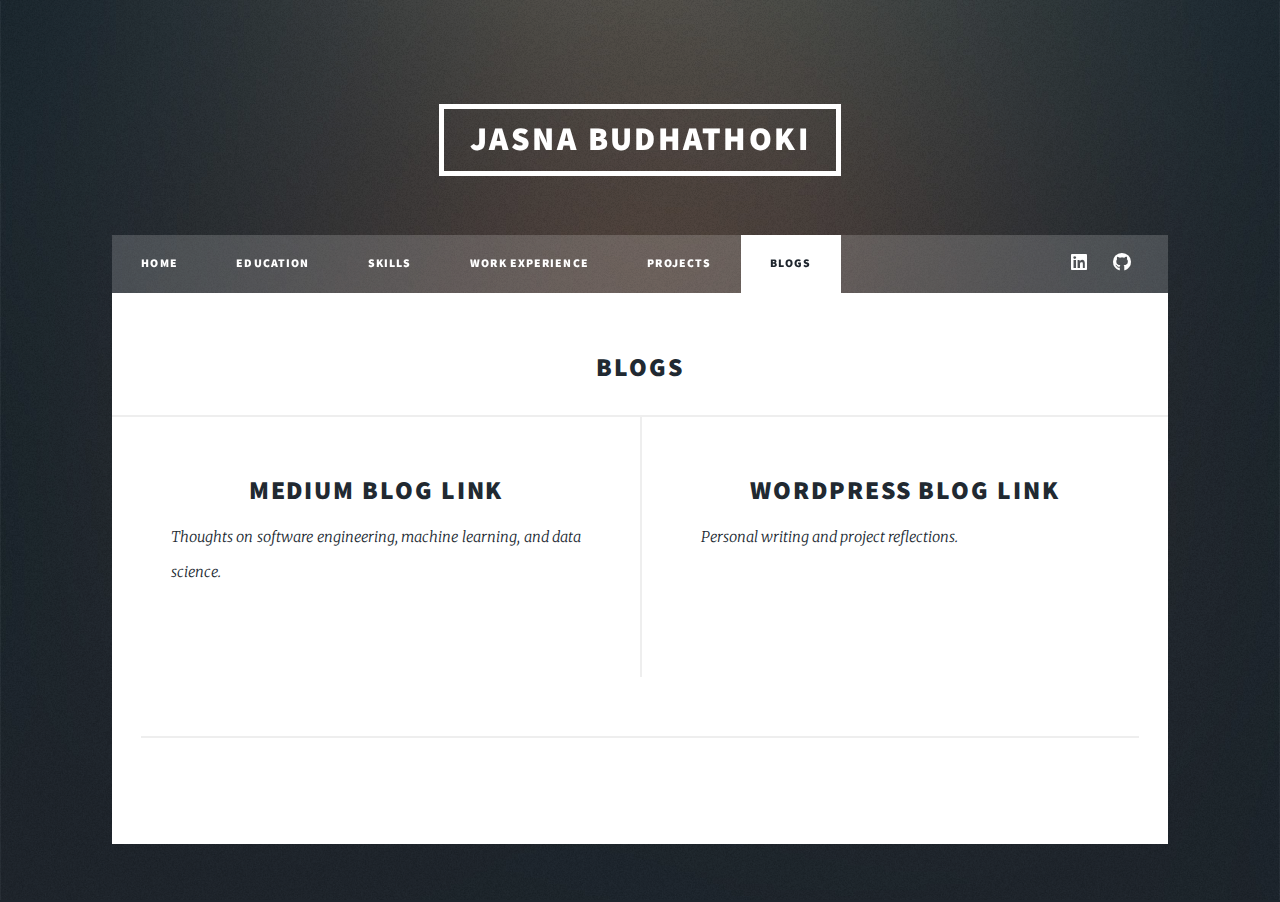
<file: blogs.html>
<!DOCTYPE HTML>
<!--
	Massively by HTML5 UP
	html5up.net | @ajlkn
	Free for personal and commercial use under the CCA 3.0 license (html5up.net/license)
-->
<html>

<head>
	<title>Blogs | Jasna Budhathoki</title>
	<meta charset="utf-8" />
	<meta name="viewport" content="width=device-width, initial-scale=1, user-scalable=no" />
	<link rel="stylesheet" href="assets/css/main.css" />
	<link rel="stylesheet" href="assets/css/custom.css" />
	<noscript>
		<link rel="stylesheet" href="assets/css/noscript.css" />
	</noscript>
</head>

<body class="is-preload">

	<!-- Wrapper -->
	<div id="wrapper" class="fade-in">

		<!-- Header -->
		<header id="header">
			<a href="index.html" class="logo">Jasna Budhathoki</a>
		</header>

		<!-- Nav -->
		<nav id="nav">
			<ul class="links">
				<li><a href="index.html">Home</a></li>
				<li><a href="index.html#education">Education</a></li>
				<li><a href="index.html#skills">Skills</a></li>
				<li><a href="work-experience.html">Work Experience</a></li>
				<li><a href="projects.html">Projects</a></li>
				<li class="active"><a href="blogs.html">Blogs</a></li>
			</ul>
			<ul class="icons">
				<li><a href="https://www.linkedin.com/in/jasna-budhathoki/" class="icon brands alt fa-linkedin"><span
							class="label">linkedin</span></a></li>
				<li><a href="https://github.com/Jasna-Budhathoki" class="icon brands alt fa-github"><span
							class="label">GitHub</span></a></li>
			</ul>
		</nav>

		<!-- Main -->
		<div id="main">
			<header class="major">
				<h2>Blogs</h2>
			</header>

			<section class="posts">
				<article class="post">
					<header>
						<h2><a href="https://medium.com/@jasna.budhathoki" target="_blank" rel="noopener">Medium Blog Link</a></h2>
						<p>Thoughts on software engineering, machine learning, and data science.</p>
					</header>
				</article>
				<article class="post">
					<header>
						<h2><a href="https://jasnabudhathoki.wordpress.com/" target="_blank" rel="noopener">WordPress Blog Link</a></h2>
						<p>Personal writing and project reflections.</p>
					</header>
				</article>
			</section>

			<!-- Footer -->

			<!-- Copyright -->
			<div id="copyright">
				<ul>
					<li>&copy; Untitled</li>
					<li>Design: <a href="https://html5up.net">HTML5 UP</a></li>
				</ul>
			</div>

		</div>

		<!-- Scripts -->
		<script src="assets/js/jquery.min.js"></script>
		<script src="assets/js/jquery.scrollex.min.js"></script>
		<script src="assets/js/jquery.scrolly.min.js"></script>
		<script src="assets/js/browser.min.js"></script>
		<script src="assets/js/breakpoints.min.js"></script>
		<script src="assets/js/util.js"></script>
		<script src="assets/js/main.js"></script>

</body>

</html>
</file>
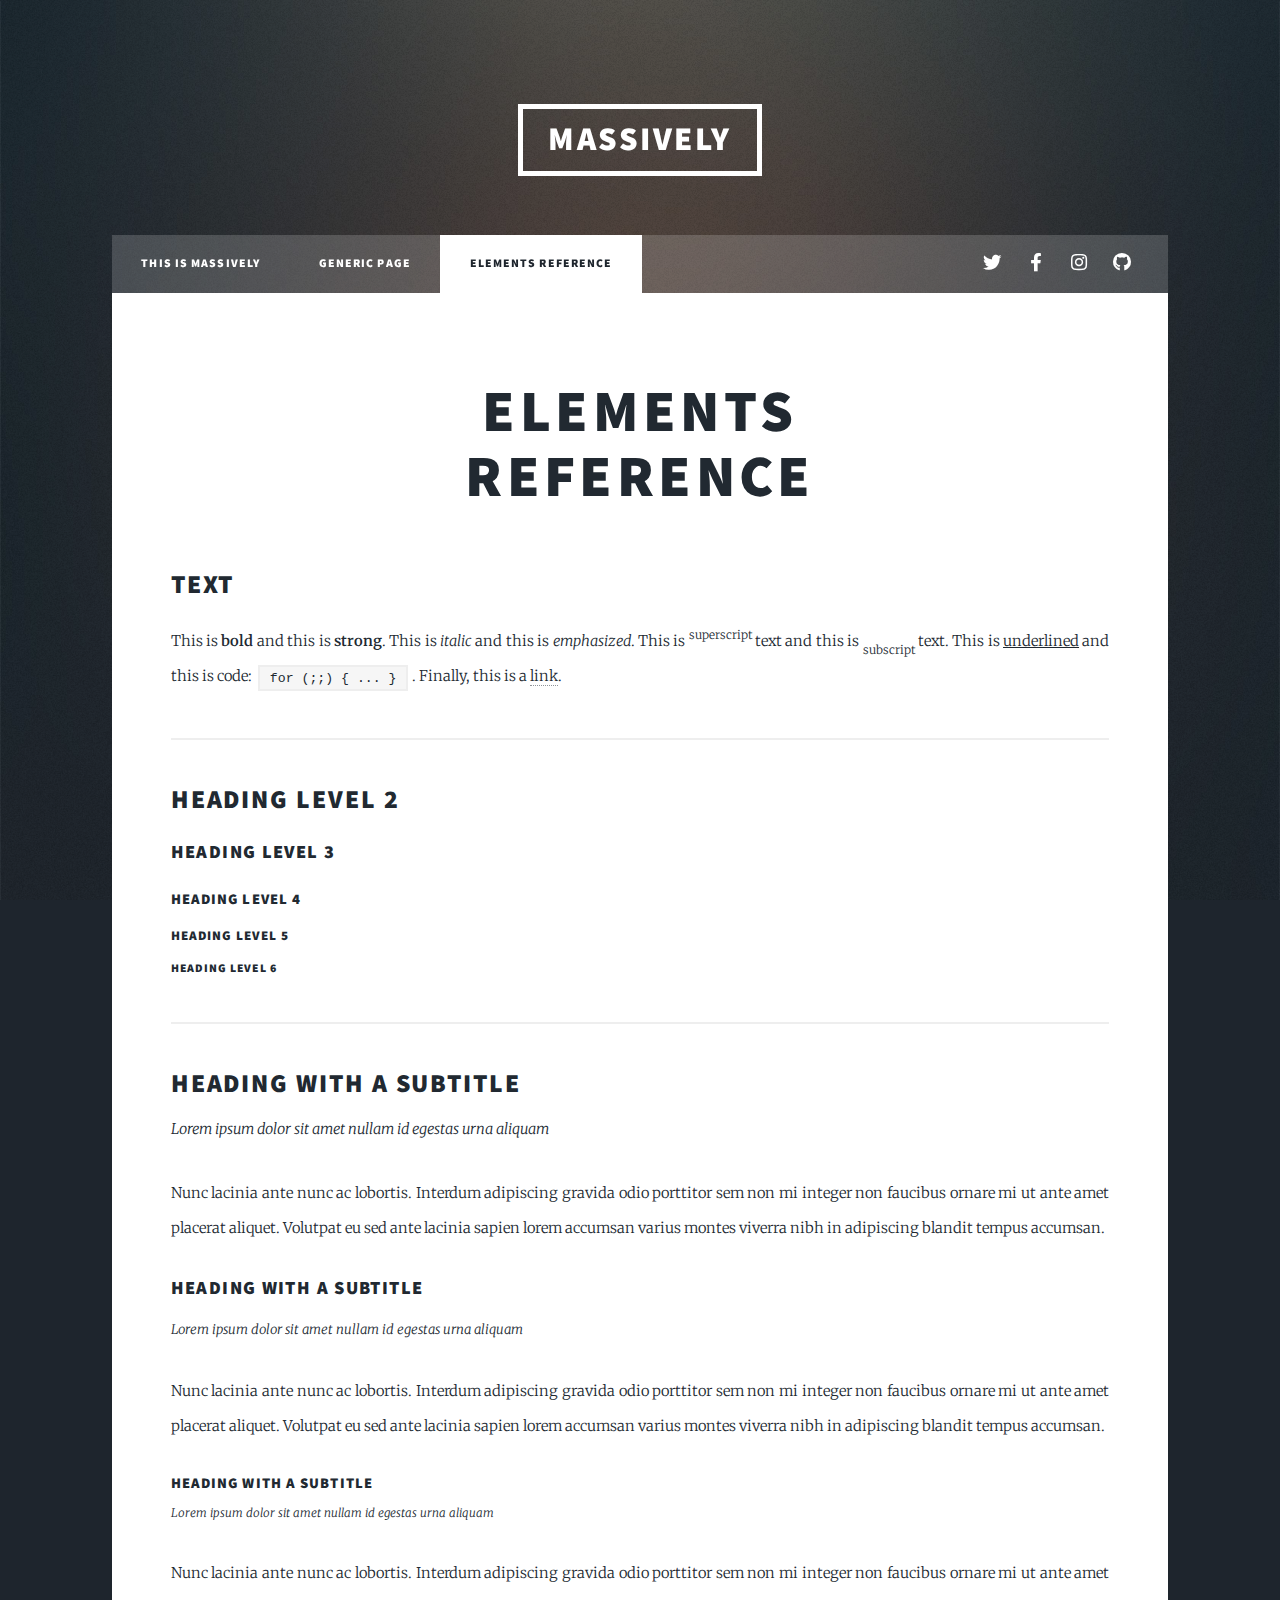
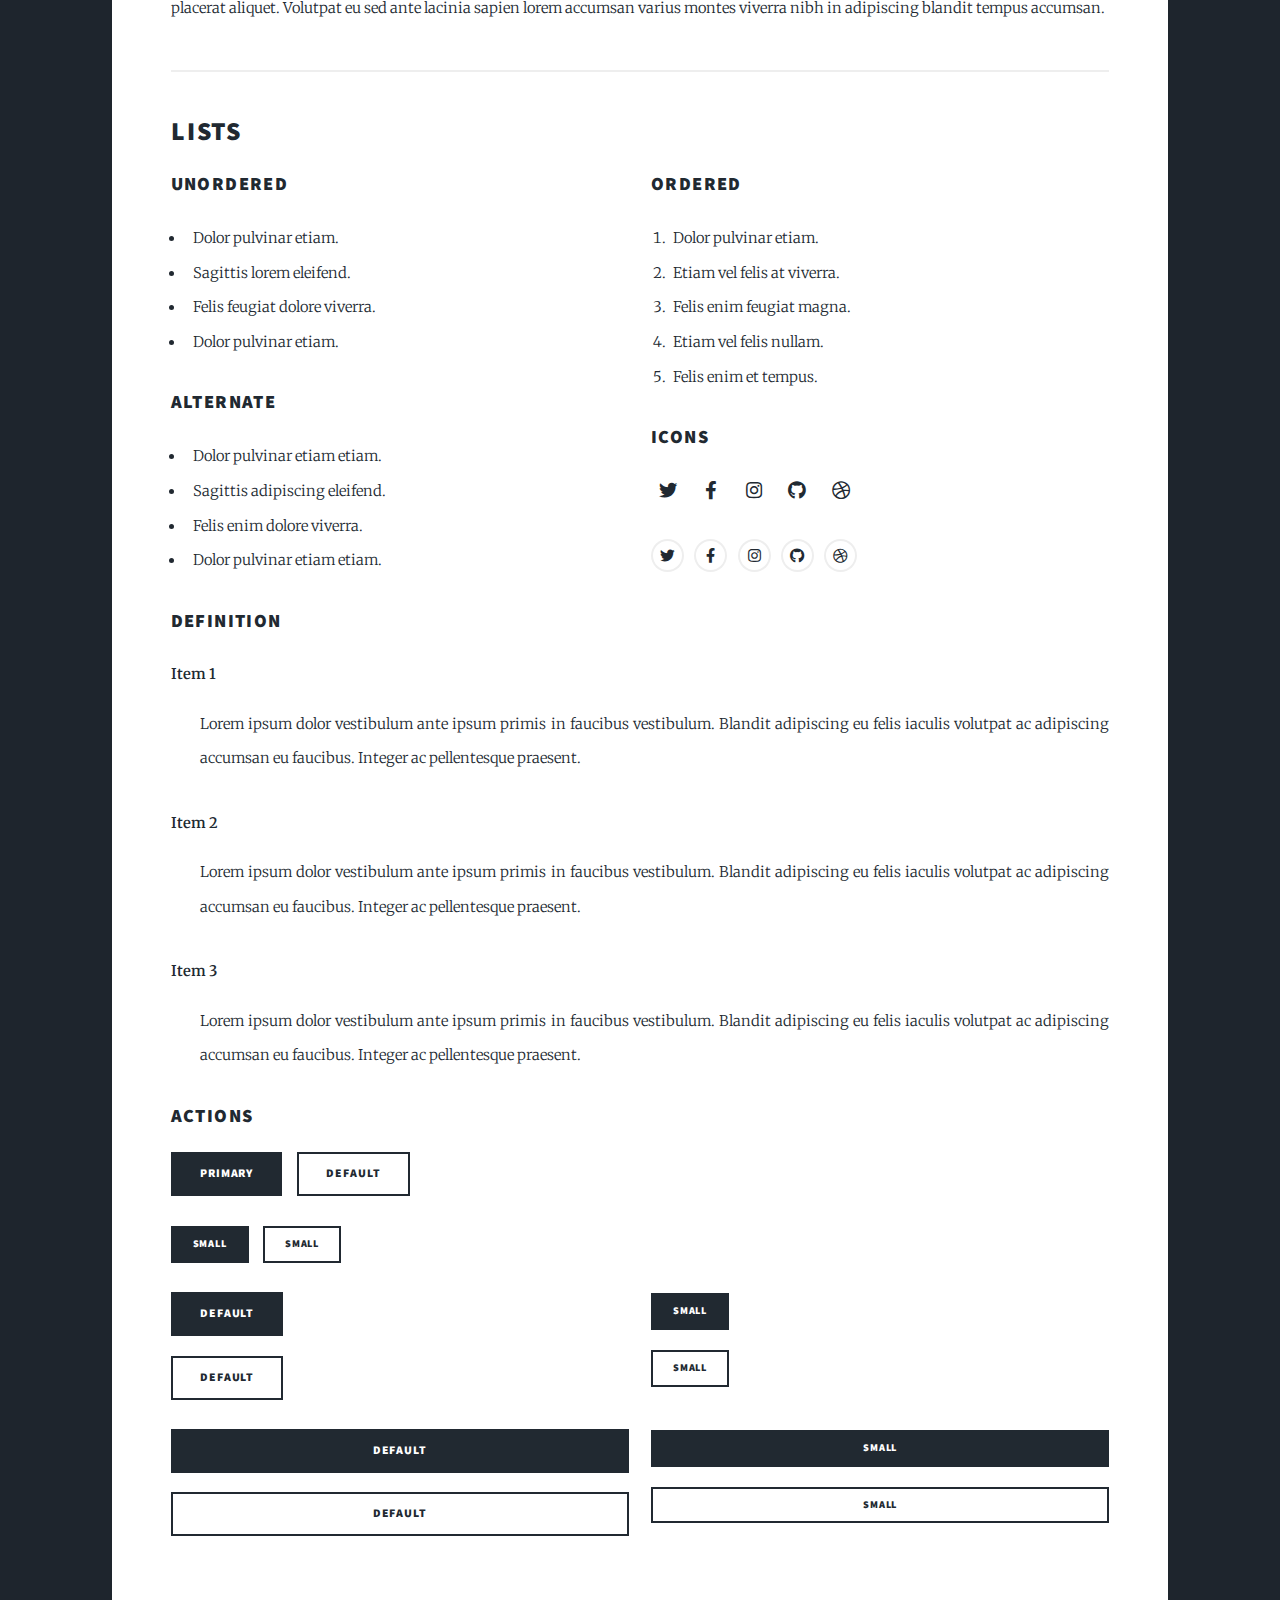
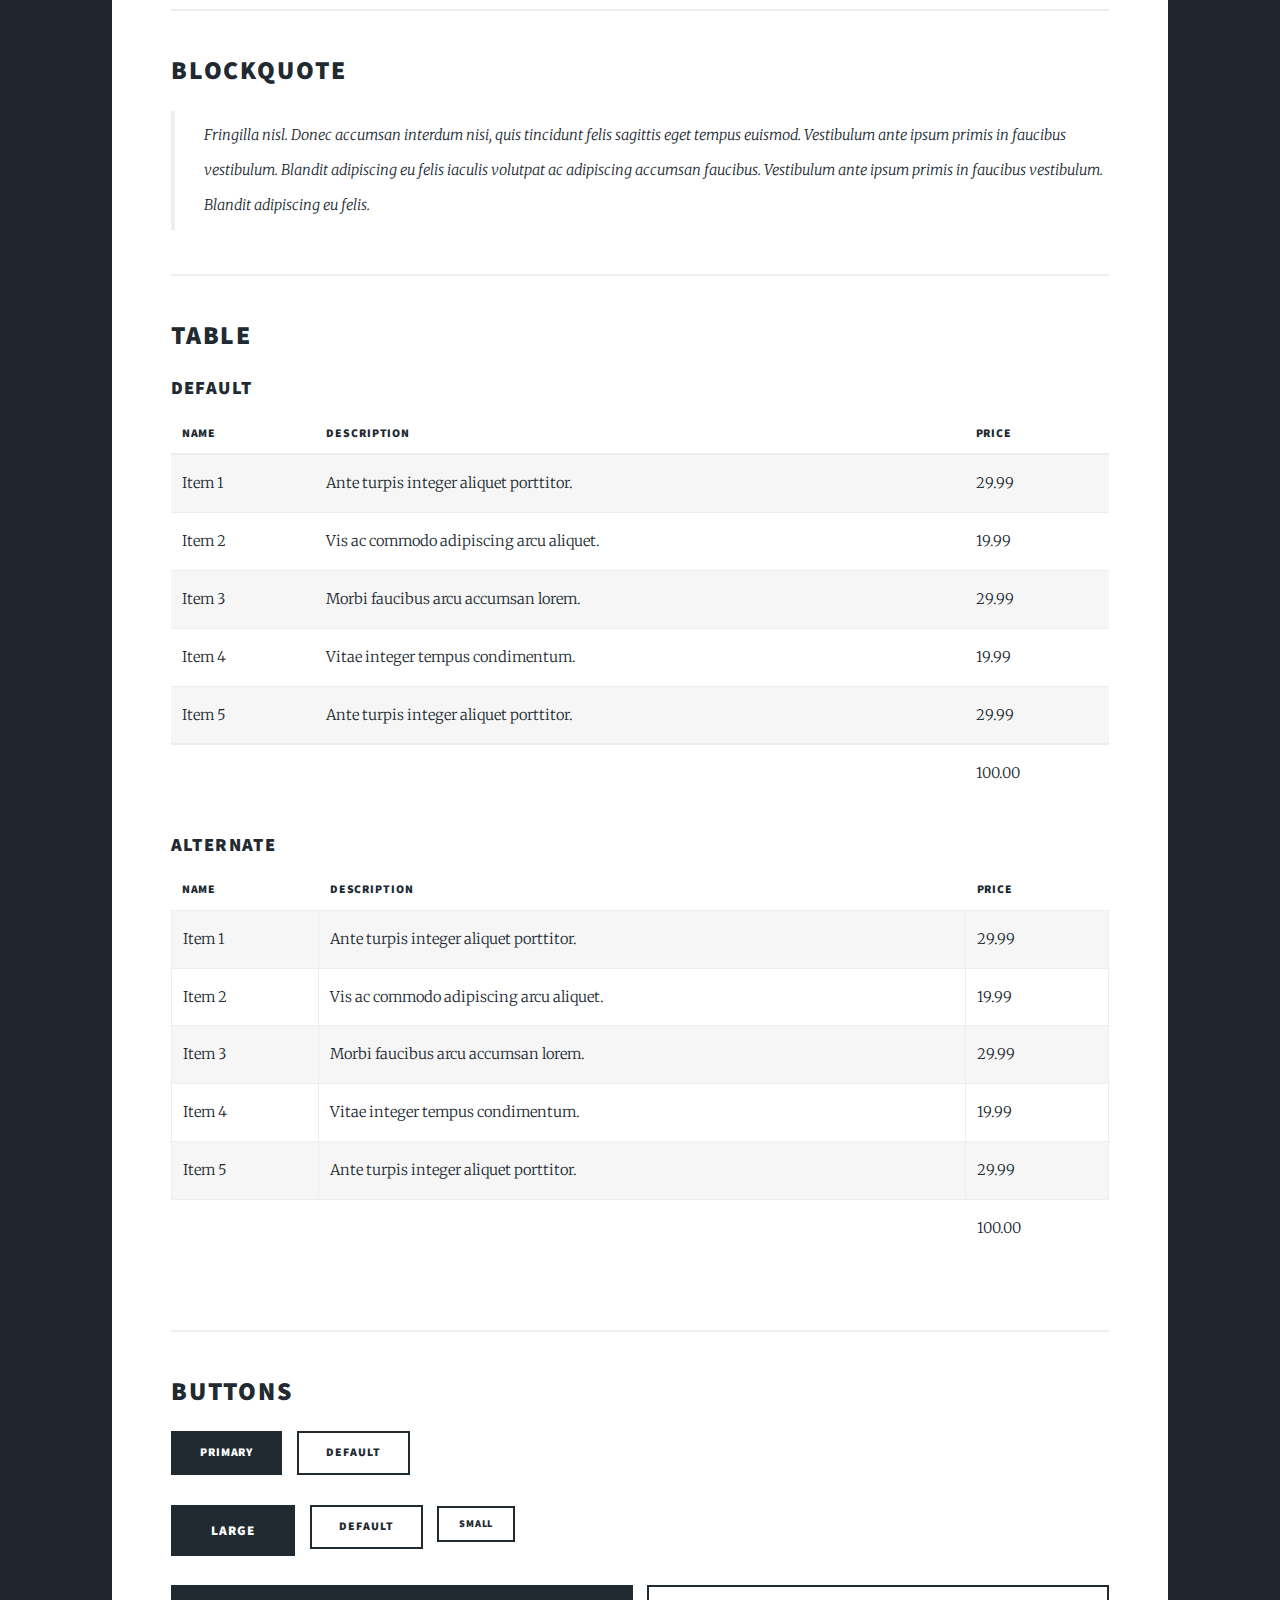
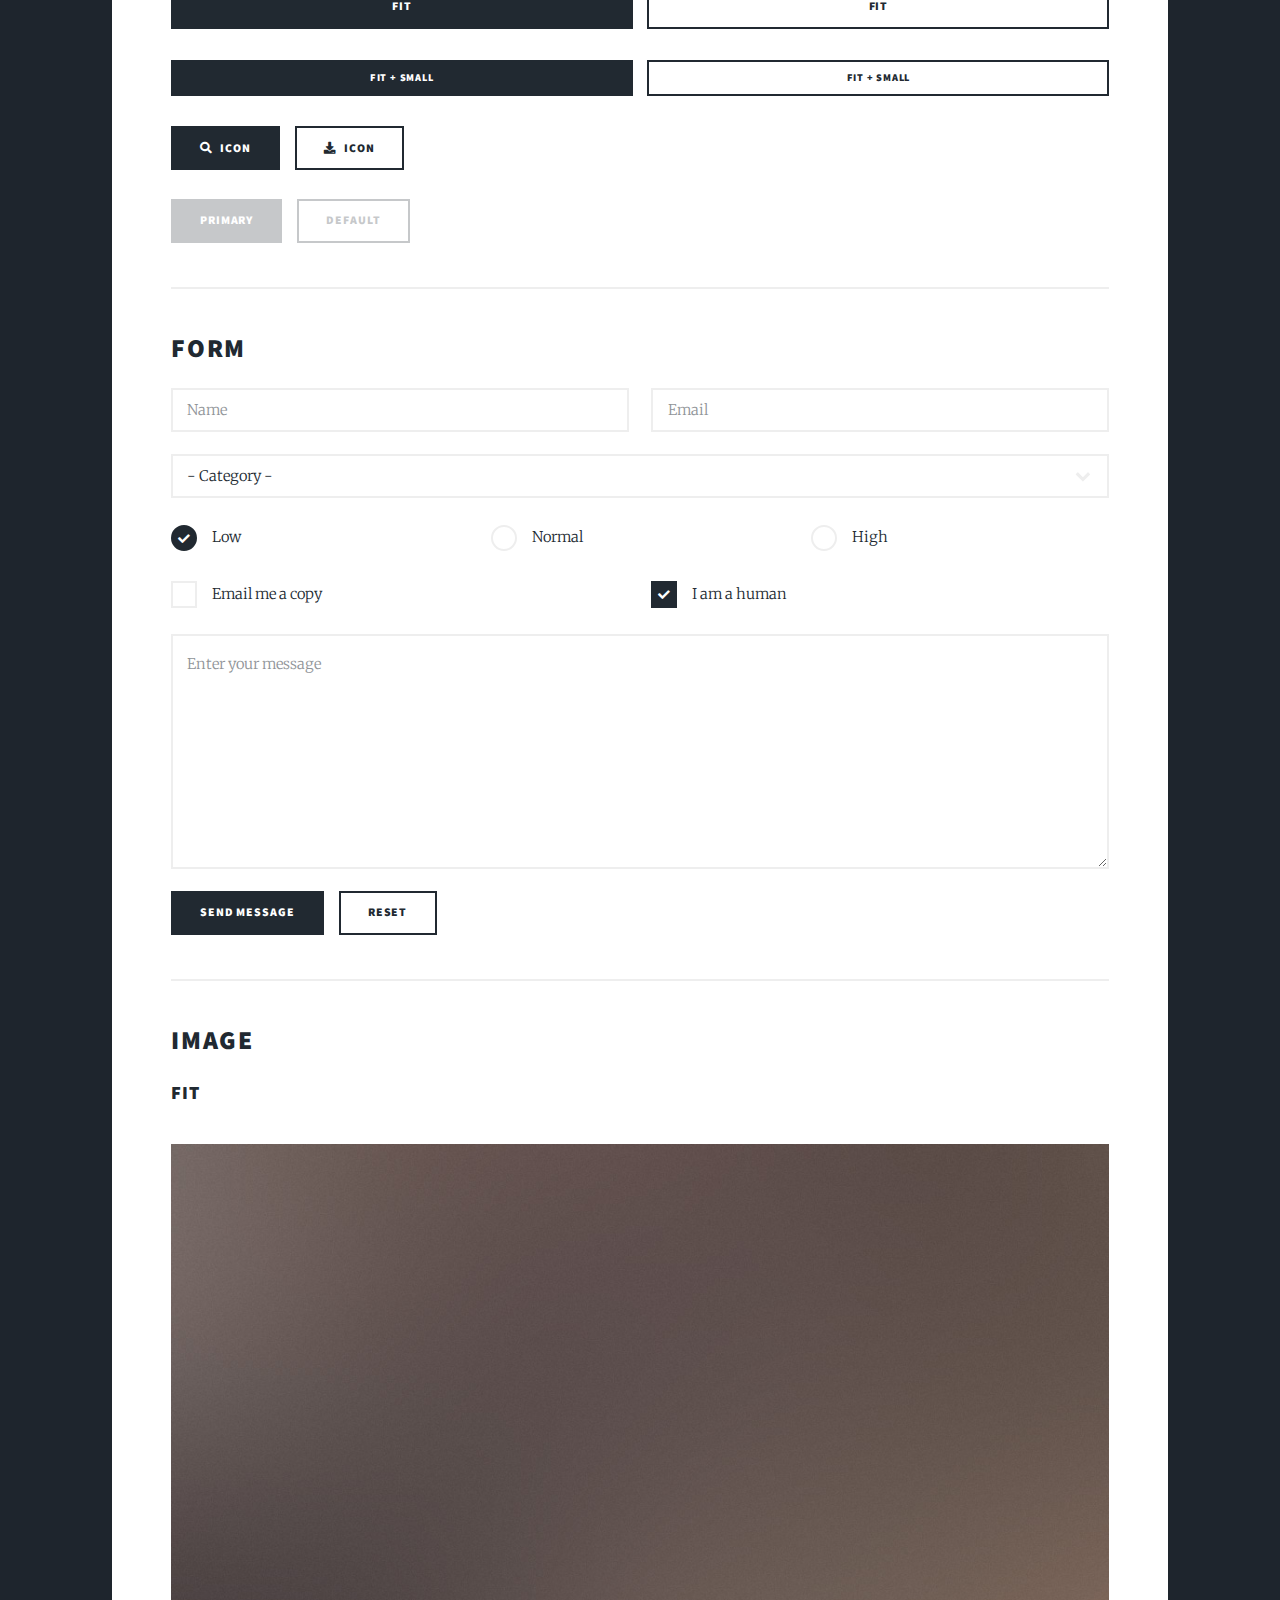
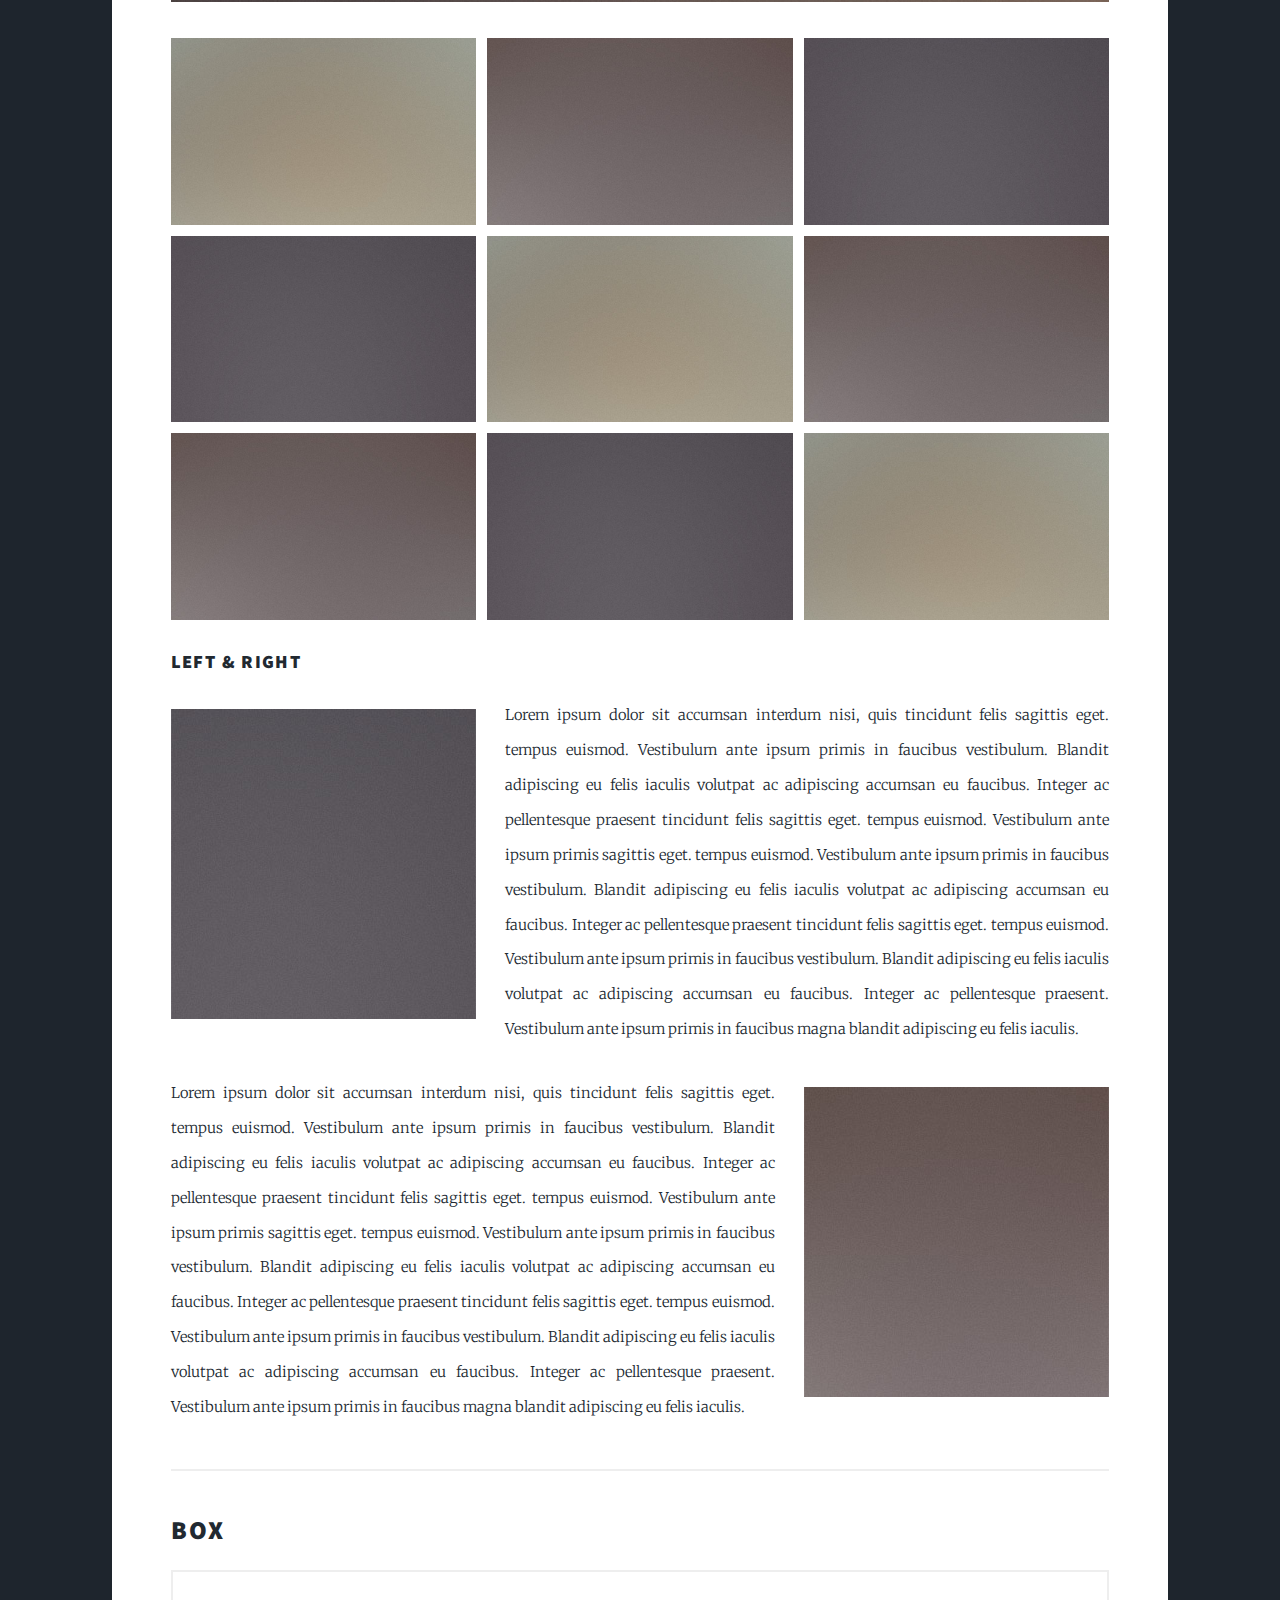
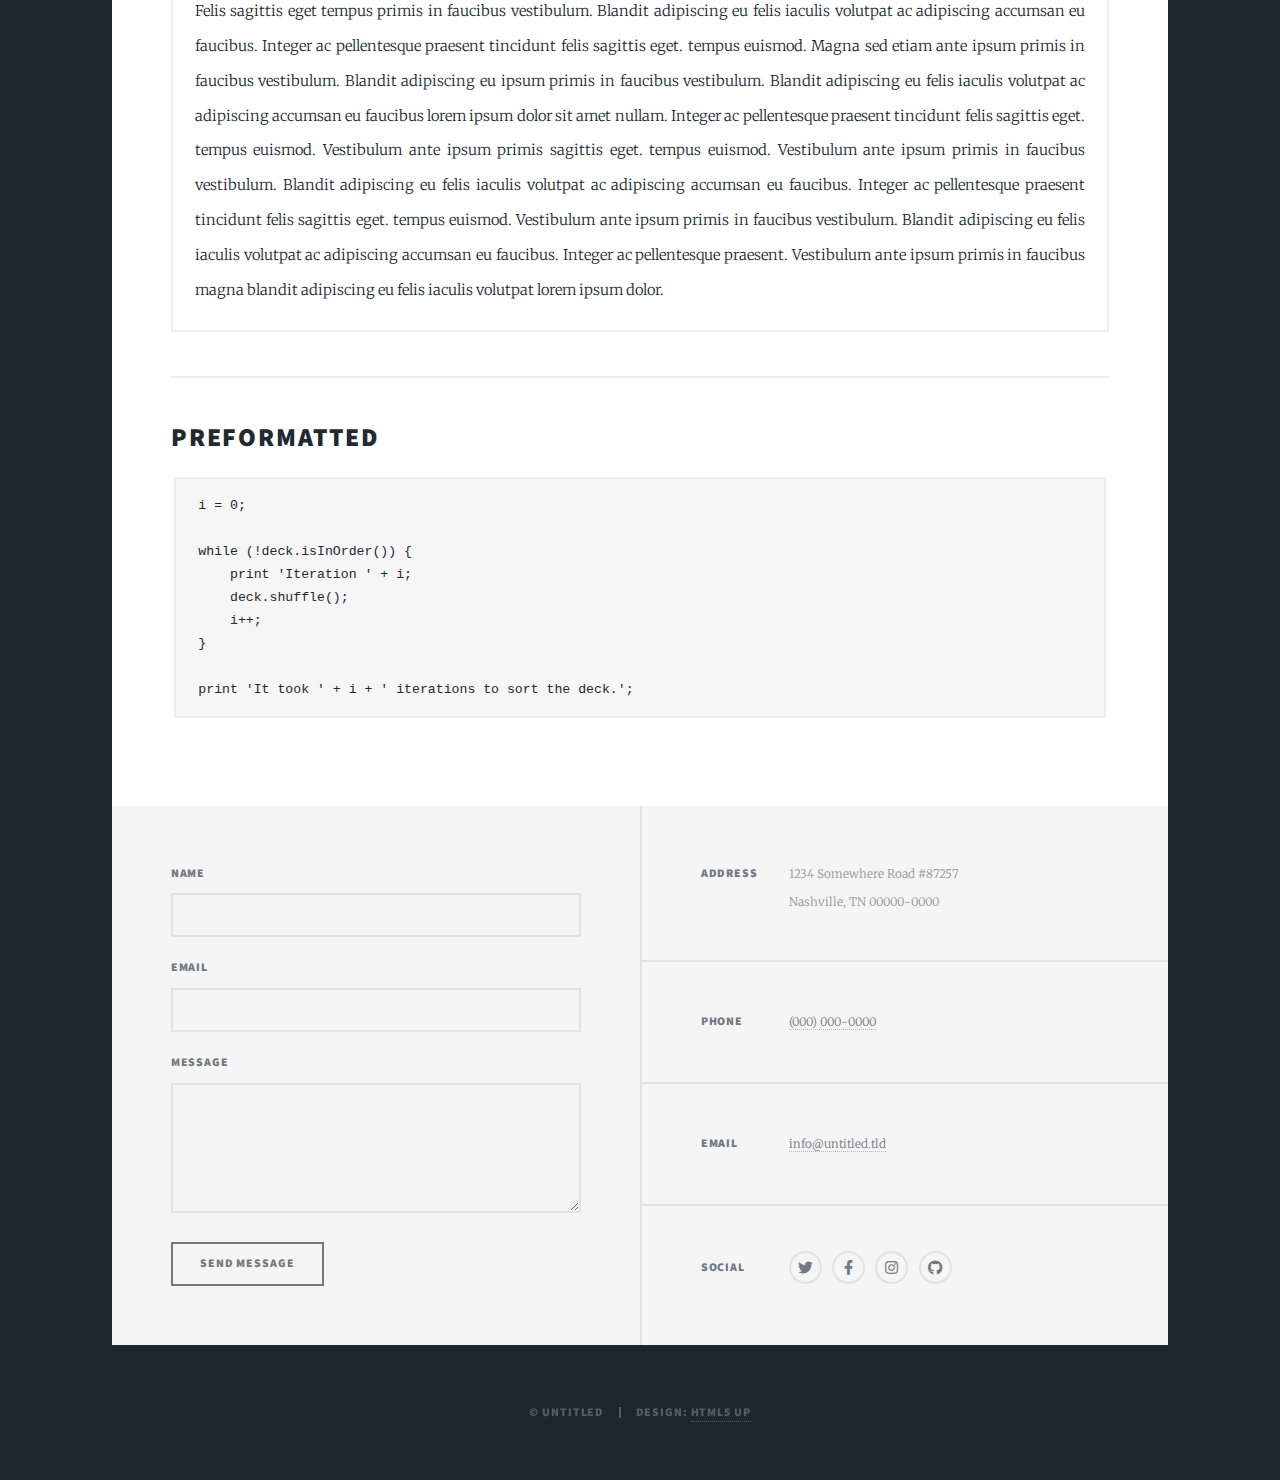
<file: elements.html>
<!DOCTYPE HTML>
<!--
	Massively by HTML5 UP
	html5up.net | @ajlkn
	Free for personal and commercial use under the CCA 3.0 license (html5up.net/license)
-->
<html>
	<head>
		<title>Elements Reference - Massively by HTML5 UP</title>
		<meta charset="utf-8" />
		<meta name="viewport" content="width=device-width, initial-scale=1, user-scalable=no" />
		<link rel="stylesheet" href="assets/css/main.css" />
		<noscript><link rel="stylesheet" href="assets/css/noscript.css" /></noscript>
	</head>
	<body class="is-preload">

		<!-- Wrapper -->
			<div id="wrapper">

				<!-- Header -->
					<header id="header">
						<a href="index.html" class="logo">Massively</a>
					</header>

				<!-- Nav -->
					<nav id="nav">
						<ul class="links">
							<li><a href="index.html">This is Massively</a></li>
							<li><a href="generic.html">Generic Page</a></li>
							<li class="active"><a href="elements.html">Elements Reference</a></li>
						</ul>
						<ul class="icons">
							<li><a href="#" class="icon brands fa-twitter"><span class="label">Twitter</span></a></li>
							<li><a href="#" class="icon brands fa-facebook-f"><span class="label">Facebook</span></a></li>
							<li><a href="#" class="icon brands fa-instagram"><span class="label">Instagram</span></a></li>
							<li><a href="#" class="icon brands fa-github"><span class="label">GitHub</span></a></li>
						</ul>
					</nav>

				<!-- Main -->
					<div id="main">

						<!-- Post -->
							<section class="post">
								<header class="major">
									<h1>Elements<br />
									Reference</h1>
								</header>

								<!-- Text stuff -->
									<h2>Text</h2>
									<p>This is <b>bold</b> and this is <strong>strong</strong>. This is <i>italic</i> and this is <em>emphasized</em>.
									This is <sup>superscript</sup> text and this is <sub>subscript</sub> text.
									This is <u>underlined</u> and this is code: <code>for (;;) { ... }</code>.
									Finally, this is a <a href="#">link</a>.</p>
									<hr />
									<h2>Heading Level 2</h2>
									<h3>Heading Level 3</h3>
									<h4>Heading Level 4</h4>
									<h5>Heading Level 5</h5>
									<h6>Heading Level 6</h6>
									<hr />
									<header>
										<h2>Heading with a Subtitle</h2>
										<p>Lorem ipsum dolor sit amet nullam id egestas urna aliquam</p>
									</header>
									<p>Nunc lacinia ante nunc ac lobortis. Interdum adipiscing gravida odio porttitor sem non mi integer non faucibus ornare mi ut ante amet placerat aliquet. Volutpat eu sed ante lacinia sapien lorem accumsan varius montes viverra nibh in adipiscing blandit tempus accumsan.</p>
									<header>
										<h3>Heading with a Subtitle</h3>
										<p>Lorem ipsum dolor sit amet nullam id egestas urna aliquam</p>
									</header>
									<p>Nunc lacinia ante nunc ac lobortis. Interdum adipiscing gravida odio porttitor sem non mi integer non faucibus ornare mi ut ante amet placerat aliquet. Volutpat eu sed ante lacinia sapien lorem accumsan varius montes viverra nibh in adipiscing blandit tempus accumsan.</p>
									<header>
										<h4>Heading with a Subtitle</h4>
										<p>Lorem ipsum dolor sit amet nullam id egestas urna aliquam</p>
									</header>
									<p>Nunc lacinia ante nunc ac lobortis. Interdum adipiscing gravida odio porttitor sem non mi integer non faucibus ornare mi ut ante amet placerat aliquet. Volutpat eu sed ante lacinia sapien lorem accumsan varius montes viverra nibh in adipiscing blandit tempus accumsan.</p>

									<hr />

								<!-- Lists -->
									<h2>Lists</h2>
									<div class="row">
										<div class="col-6 col-12-small">

											<h3>Unordered</h3>
											<ul>
												<li>Dolor pulvinar etiam.</li>
												<li>Sagittis lorem eleifend.</li>
												<li>Felis feugiat dolore viverra.</li>
												<li>Dolor pulvinar etiam.</li>
											</ul>

											<h3>Alternate</h3>
											<ul class="alt">
												<li>Dolor pulvinar etiam etiam.</li>
												<li>Sagittis adipiscing eleifend.</li>
												<li>Felis enim dolore viverra.</li>
												<li>Dolor pulvinar etiam etiam.</li>
											</ul>

										</div>
										<div class="col-6 col-12-small">

											<h3>Ordered</h3>
											<ol>
												<li>Dolor pulvinar etiam.</li>
												<li>Etiam vel felis at viverra.</li>
												<li>Felis enim feugiat magna.</li>
												<li>Etiam vel felis nullam.</li>
												<li>Felis enim et tempus.</li>
											</ol>

											<h3>Icons</h3>
											<ul class="icons">
												<li><a href="#" class="icon brands fa-twitter"><span class="label">Twitter</span></a></li>
												<li><a href="#" class="icon brands fa-facebook-f"><span class="label">Facebook</span></a></li>
												<li><a href="#" class="icon brands fa-instagram"><span class="label">Instagram</span></a></li>
												<li><a href="#" class="icon brands fa-github"><span class="label">Github</span></a></li>
												<li><a href="#" class="icon brands fa-dribbble"><span class="label">Dribbble</span></a></li>
											</ul>
											<ul class="icons alt">
												<li><a href="#" class="icon brands alt fa-twitter"><span class="label">Twitter</span></a></li>
												<li><a href="#" class="icon brands alt fa-facebook-f"><span class="label">Facebook</span></a></li>
												<li><a href="#" class="icon brands alt fa-instagram"><span class="label">Instagram</span></a></li>
												<li><a href="#" class="icon brands alt fa-github"><span class="label">Github</span></a></li>
												<li><a href="#" class="icon brands alt fa-dribbble"><span class="label">Dribbble</span></a></li>
											</ul>

										</div>
									</div>
									<h3>Definition</h3>
									<dl>
										<dt>Item 1</dt>
										<dd>
											<p>Lorem ipsum dolor vestibulum ante ipsum primis in faucibus vestibulum. Blandit adipiscing eu felis iaculis volutpat ac adipiscing accumsan eu faucibus. Integer ac pellentesque praesent.</p>
										</dd>
										<dt>Item 2</dt>
										<dd>
											<p>Lorem ipsum dolor vestibulum ante ipsum primis in faucibus vestibulum. Blandit adipiscing eu felis iaculis volutpat ac adipiscing accumsan eu faucibus. Integer ac pellentesque praesent.</p>
										</dd>
										<dt>Item 3</dt>
										<dd>
											<p>Lorem ipsum dolor vestibulum ante ipsum primis in faucibus vestibulum. Blandit adipiscing eu felis iaculis volutpat ac adipiscing accumsan eu faucibus. Integer ac pellentesque praesent.</p>
										</dd>
									</dl>

									<h3>Actions</h3>
									<ul class="actions">
										<li><a href="#" class="button primary">Primary</a></li>
										<li><a href="#" class="button">Default</a></li>
									</ul>
									<ul class="actions small">
										<li><a href="#" class="button primary small">Small</a></li>
										<li><a href="#" class="button small">Small</a></li>
									</ul>
									<div class="row">
										<div class="col-6 col-12-small">
											<ul class="actions stacked">
												<li><a href="#" class="button primary">Default</a></li>
												<li><a href="#" class="button">Default</a></li>
											</ul>
										</div>
										<div class="col-6 col-12-small">
											<ul class="actions stacked">
												<li><a href="#" class="button primary small">Small</a></li>
												<li><a href="#" class="button small">Small</a></li>
											</ul>
										</div>
									</div>
									<div class="row">
										<div class="col-6 col-12-small">
											<ul class="actions stacked">
												<li><a href="#" class="button primary fit">Default</a></li>
												<li><a href="#" class="button fit">Default</a></li>
											</ul>
										</div>
										<div class="col-6 col-12-small">
											<ul class="actions stacked">
												<li><a href="#" class="button primary small fit">Small</a></li>
												<li><a href="#" class="button small fit">Small</a></li>
											</ul>
										</div>
									</div>

									<hr />

								<!-- Blockquote -->
									<h2>Blockquote</h2>
									<blockquote>Fringilla nisl. Donec accumsan interdum nisi, quis tincidunt felis sagittis eget tempus euismod. Vestibulum ante ipsum primis in faucibus vestibulum. Blandit adipiscing eu felis iaculis volutpat ac adipiscing accumsan faucibus. Vestibulum ante ipsum primis in faucibus vestibulum. Blandit adipiscing eu felis.</blockquote>

									<hr />

								<!-- Table -->
									<h2>Table</h2>

									<h3>Default</h3>
									<div class="table-wrapper">
										<table>
											<thead>
												<tr>
													<th>Name</th>
													<th>Description</th>
													<th>Price</th>
												</tr>
											</thead>
											<tbody>
												<tr>
													<td>Item 1</td>
													<td>Ante turpis integer aliquet porttitor.</td>
													<td>29.99</td>
												</tr>
												<tr>
													<td>Item 2</td>
													<td>Vis ac commodo adipiscing arcu aliquet.</td>
													<td>19.99</td>
												</tr>
												<tr>
													<td>Item 3</td>
													<td> Morbi faucibus arcu accumsan lorem.</td>
													<td>29.99</td>
												</tr>
												<tr>
													<td>Item 4</td>
													<td>Vitae integer tempus condimentum.</td>
													<td>19.99</td>
												</tr>
												<tr>
													<td>Item 5</td>
													<td>Ante turpis integer aliquet porttitor.</td>
													<td>29.99</td>
												</tr>
											</tbody>
											<tfoot>
												<tr>
													<td colspan="2"></td>
													<td>100.00</td>
												</tr>
											</tfoot>
										</table>
									</div>

									<h3>Alternate</h3>
									<div class="table-wrapper">
										<table class="alt">
											<thead>
												<tr>
													<th>Name</th>
													<th>Description</th>
													<th>Price</th>
												</tr>
											</thead>
											<tbody>
												<tr>
													<td>Item 1</td>
													<td>Ante turpis integer aliquet porttitor.</td>
													<td>29.99</td>
												</tr>
												<tr>
													<td>Item 2</td>
													<td>Vis ac commodo adipiscing arcu aliquet.</td>
													<td>19.99</td>
												</tr>
												<tr>
													<td>Item 3</td>
													<td> Morbi faucibus arcu accumsan lorem.</td>
													<td>29.99</td>
												</tr>
												<tr>
													<td>Item 4</td>
													<td>Vitae integer tempus condimentum.</td>
													<td>19.99</td>
												</tr>
												<tr>
													<td>Item 5</td>
													<td>Ante turpis integer aliquet porttitor.</td>
													<td>29.99</td>
												</tr>
											</tbody>
											<tfoot>
												<tr>
													<td colspan="2"></td>
													<td>100.00</td>
												</tr>
											</tfoot>
										</table>
									</div>

									<hr />

								<!-- Buttons -->
									<h2>Buttons</h2>
									<ul class="actions">
										<li><a href="#" class="button primary">Primary</a></li>
										<li><a href="#" class="button">Default</a></li>
									</ul>
									<ul class="actions">
										<li><a href="#" class="button primary large">Large</a></li>
										<li><a href="#" class="button">Default</a></li>
										<li><a href="#" class="button small">Small</a></li>
									</ul>
									<ul class="actions fit">
										<li><a href="#" class="button primary fit">Fit</a></li>
										<li><a href="#" class="button fit">Fit</a></li>
									</ul>
									<ul class="actions fit small">
										<li><a href="#" class="button primary fit small">Fit + Small</a></li>
										<li><a href="#" class="button fit small">Fit + Small</a></li>
									</ul>
									<ul class="actions">
										<li><a href="#" class="button primary icon solid fa-search">Icon</a></li>
										<li><a href="#" class="button icon solid fa-download">Icon</a></li>
									</ul>
									<ul class="actions">
										<li><span class="button primary disabled">Primary</span></li>
										<li><span class="button disabled">Default</span></li>
									</ul>

									<hr />

								<!-- Form -->
									<h2>Form</h2>

									<form method="post" action="#">
										<div class="row gtr-uniform">
											<div class="col-6 col-12-xsmall">
												<input type="text" name="demo-name" id="demo-name" value="" placeholder="Name" />
											</div>
											<div class="col-6 col-12-xsmall">
												<input type="email" name="demo-email" id="demo-email" value="" placeholder="Email" />
											</div>
											<!-- Break -->
											<div class="col-12">
												<select name="demo-category" id="demo-category">
													<option value="">- Category -</option>
													<option value="1">Manufacturing</option>
													<option value="1">Shipping</option>
													<option value="1">Administration</option>
													<option value="1">Human Resources</option>
												</select>
											</div>
											<!-- Break -->
											<div class="col-4 col-12-small">
												<input type="radio" id="demo-priority-low" name="demo-priority" checked>
												<label for="demo-priority-low">Low</label>
											</div>
											<div class="col-4 col-12-small">
												<input type="radio" id="demo-priority-normal" name="demo-priority">
												<label for="demo-priority-normal">Normal</label>
											</div>
											<div class="col-4 col-12-small">
												<input type="radio" id="demo-priority-high" name="demo-priority">
												<label for="demo-priority-high">High</label>
											</div>
											<!-- Break -->
											<div class="col-6 col-12-small">
												<input type="checkbox" id="demo-copy" name="demo-copy">
												<label for="demo-copy">Email me a copy</label>
											</div>
											<div class="col-6 col-12-small">
												<input type="checkbox" id="demo-human" name="demo-human" checked>
												<label for="demo-human">I am a human</label>
											</div>
											<!-- Break -->
											<div class="col-12">
												<textarea name="demo-message" id="demo-message" placeholder="Enter your message" rows="6"></textarea>
											</div>
											<!-- Break -->
											<div class="col-12">
												<ul class="actions">
													<li><input type="submit" value="Send Message" class="primary" /></li>
													<li><input type="reset" value="Reset" /></li>
												</ul>
											</div>
										</div>
									</form>

									<hr />

								<!-- Image -->
									<h2>Image</h2>

									<h3>Fit</h3>
									<span class="image fit"><img src="images/pic01.jpg" alt="" /></span>
									<div class="box alt">
										<div class="row gtr-50 gtr-uniform">
											<div class="col-4"><span class="image fit"><img src="images/pic02.jpg" alt="" /></span></div>
											<div class="col-4"><span class="image fit"><img src="images/pic03.jpg" alt="" /></span></div>
											<div class="col-4"><span class="image fit"><img src="images/pic04.jpg" alt="" /></span></div>
											<!-- Break -->
											<div class="col-4"><span class="image fit"><img src="images/pic04.jpg" alt="" /></span></div>
											<div class="col-4"><span class="image fit"><img src="images/pic02.jpg" alt="" /></span></div>
											<div class="col-4"><span class="image fit"><img src="images/pic03.jpg" alt="" /></span></div>
											<!-- Break -->
											<div class="col-4"><span class="image fit"><img src="images/pic03.jpg" alt="" /></span></div>
											<div class="col-4"><span class="image fit"><img src="images/pic04.jpg" alt="" /></span></div>
											<div class="col-4"><span class="image fit"><img src="images/pic02.jpg" alt="" /></span></div>
										</div>
									</div>

									<h3>Left &amp; Right</h3>
									<p><span class="image left"><img src="images/pic08.jpg" alt="" /></span>Lorem ipsum dolor sit accumsan interdum nisi, quis tincidunt felis sagittis eget. tempus euismod. Vestibulum ante ipsum primis in faucibus vestibulum. Blandit adipiscing eu felis iaculis volutpat ac adipiscing accumsan eu faucibus. Integer ac pellentesque praesent tincidunt felis sagittis eget. tempus euismod. Vestibulum ante ipsum primis sagittis eget. tempus euismod. Vestibulum ante ipsum primis in faucibus vestibulum. Blandit adipiscing eu felis iaculis volutpat ac adipiscing accumsan eu faucibus. Integer ac pellentesque praesent tincidunt felis sagittis eget. tempus euismod. Vestibulum ante ipsum primis in faucibus vestibulum. Blandit adipiscing eu felis iaculis volutpat ac adipiscing accumsan eu faucibus. Integer ac pellentesque praesent. Vestibulum ante ipsum primis in faucibus magna blandit adipiscing eu felis iaculis.</p>
									<p><span class="image right"><img src="images/pic09.jpg" alt="" /></span>Lorem ipsum dolor sit accumsan interdum nisi, quis tincidunt felis sagittis eget. tempus euismod. Vestibulum ante ipsum primis in faucibus vestibulum. Blandit adipiscing eu felis iaculis volutpat ac adipiscing accumsan eu faucibus. Integer ac pellentesque praesent tincidunt felis sagittis eget. tempus euismod. Vestibulum ante ipsum primis sagittis eget. tempus euismod. Vestibulum ante ipsum primis in faucibus vestibulum. Blandit adipiscing eu felis iaculis volutpat ac adipiscing accumsan eu faucibus. Integer ac pellentesque praesent tincidunt felis sagittis eget. tempus euismod. Vestibulum ante ipsum primis in faucibus vestibulum. Blandit adipiscing eu felis iaculis volutpat ac adipiscing accumsan eu faucibus. Integer ac pellentesque praesent. Vestibulum ante ipsum primis in faucibus magna blandit adipiscing eu felis iaculis.</p>

									<hr />

								<!-- Box -->
									<h2>Box</h2>
									<div class="box">
										<p>Felis sagittis eget tempus primis in faucibus vestibulum. Blandit adipiscing eu felis iaculis volutpat ac adipiscing accumsan eu faucibus. Integer ac pellentesque praesent tincidunt felis sagittis eget. tempus euismod. Magna sed etiam ante ipsum primis in faucibus vestibulum. Blandit adipiscing eu ipsum primis in faucibus vestibulum. Blandit adipiscing eu felis iaculis volutpat ac adipiscing accumsan eu faucibus lorem ipsum dolor sit amet nullam. Integer ac pellentesque praesent tincidunt felis sagittis eget. tempus euismod. Vestibulum ante ipsum primis sagittis eget. tempus euismod. Vestibulum ante ipsum primis in faucibus vestibulum. Blandit adipiscing eu felis iaculis volutpat ac adipiscing accumsan eu faucibus. Integer ac pellentesque praesent tincidunt felis sagittis eget. tempus euismod. Vestibulum ante ipsum primis in faucibus vestibulum. Blandit adipiscing eu felis iaculis volutpat ac adipiscing accumsan eu faucibus. Integer ac pellentesque praesent. Vestibulum ante ipsum primis in faucibus magna blandit adipiscing eu felis iaculis volutpat lorem ipsum dolor.</p>
									</div>

									<hr />

								<!-- Preformatted Code -->
									<h2>Preformatted</h2>
									<pre><code>i = 0;

while (!deck.isInOrder()) {
    print 'Iteration ' + i;
    deck.shuffle();
    i++;
}

print 'It took ' + i + ' iterations to sort the deck.';
</code></pre>

							</section>

					</div>

				<!-- Footer -->
					<footer id="footer">
						<section>
							<form method="post" action="#">
								<div class="fields">
									<div class="field">
										<label for="name">Name</label>
										<input type="text" name="name" id="name" />
									</div>
									<div class="field">
										<label for="email">Email</label>
										<input type="text" name="email" id="email" />
									</div>
									<div class="field">
										<label for="message">Message</label>
										<textarea name="message" id="message" rows="3"></textarea>
									</div>
								</div>
								<ul class="actions">
									<li><input type="submit" value="Send Message" /></li>
								</ul>
							</form>
						</section>
						<section class="split contact">
							<section class="alt">
								<h3>Address</h3>
								<p>1234 Somewhere Road #87257<br />
								Nashville, TN 00000-0000</p>
							</section>
							<section>
								<h3>Phone</h3>
								<p><a href="#">(000) 000-0000</a></p>
							</section>
							<section>
								<h3>Email</h3>
								<p><a href="#">info@untitled.tld</a></p>
							</section>
							<section>
								<h3>Social</h3>
								<ul class="icons alt">
									<li><a href="#" class="icon brands alt fa-twitter"><span class="label">Twitter</span></a></li>
									<li><a href="#" class="icon brands alt fa-facebook-f"><span class="label">Facebook</span></a></li>
									<li><a href="#" class="icon brands alt fa-instagram"><span class="label">Instagram</span></a></li>
									<li><a href="#" class="icon brands alt fa-github"><span class="label">GitHub</span></a></li>
								</ul>
							</section>
						</section>
					</footer>

				<!-- Copyright -->
					<div id="copyright">
						<ul><li>&copy; Untitled</li><li>Design: <a href="https://html5up.net">HTML5 UP</a></li></ul>
					</div>

			</div>

		<!-- Scripts -->
			<script src="assets/js/jquery.min.js"></script>
			<script src="assets/js/jquery.scrollex.min.js"></script>
			<script src="assets/js/jquery.scrolly.min.js"></script>
			<script src="assets/js/browser.min.js"></script>
			<script src="assets/js/breakpoints.min.js"></script>
			<script src="assets/js/util.js"></script>
			<script src="assets/js/main.js"></script>

	</body>
</html>
</file>
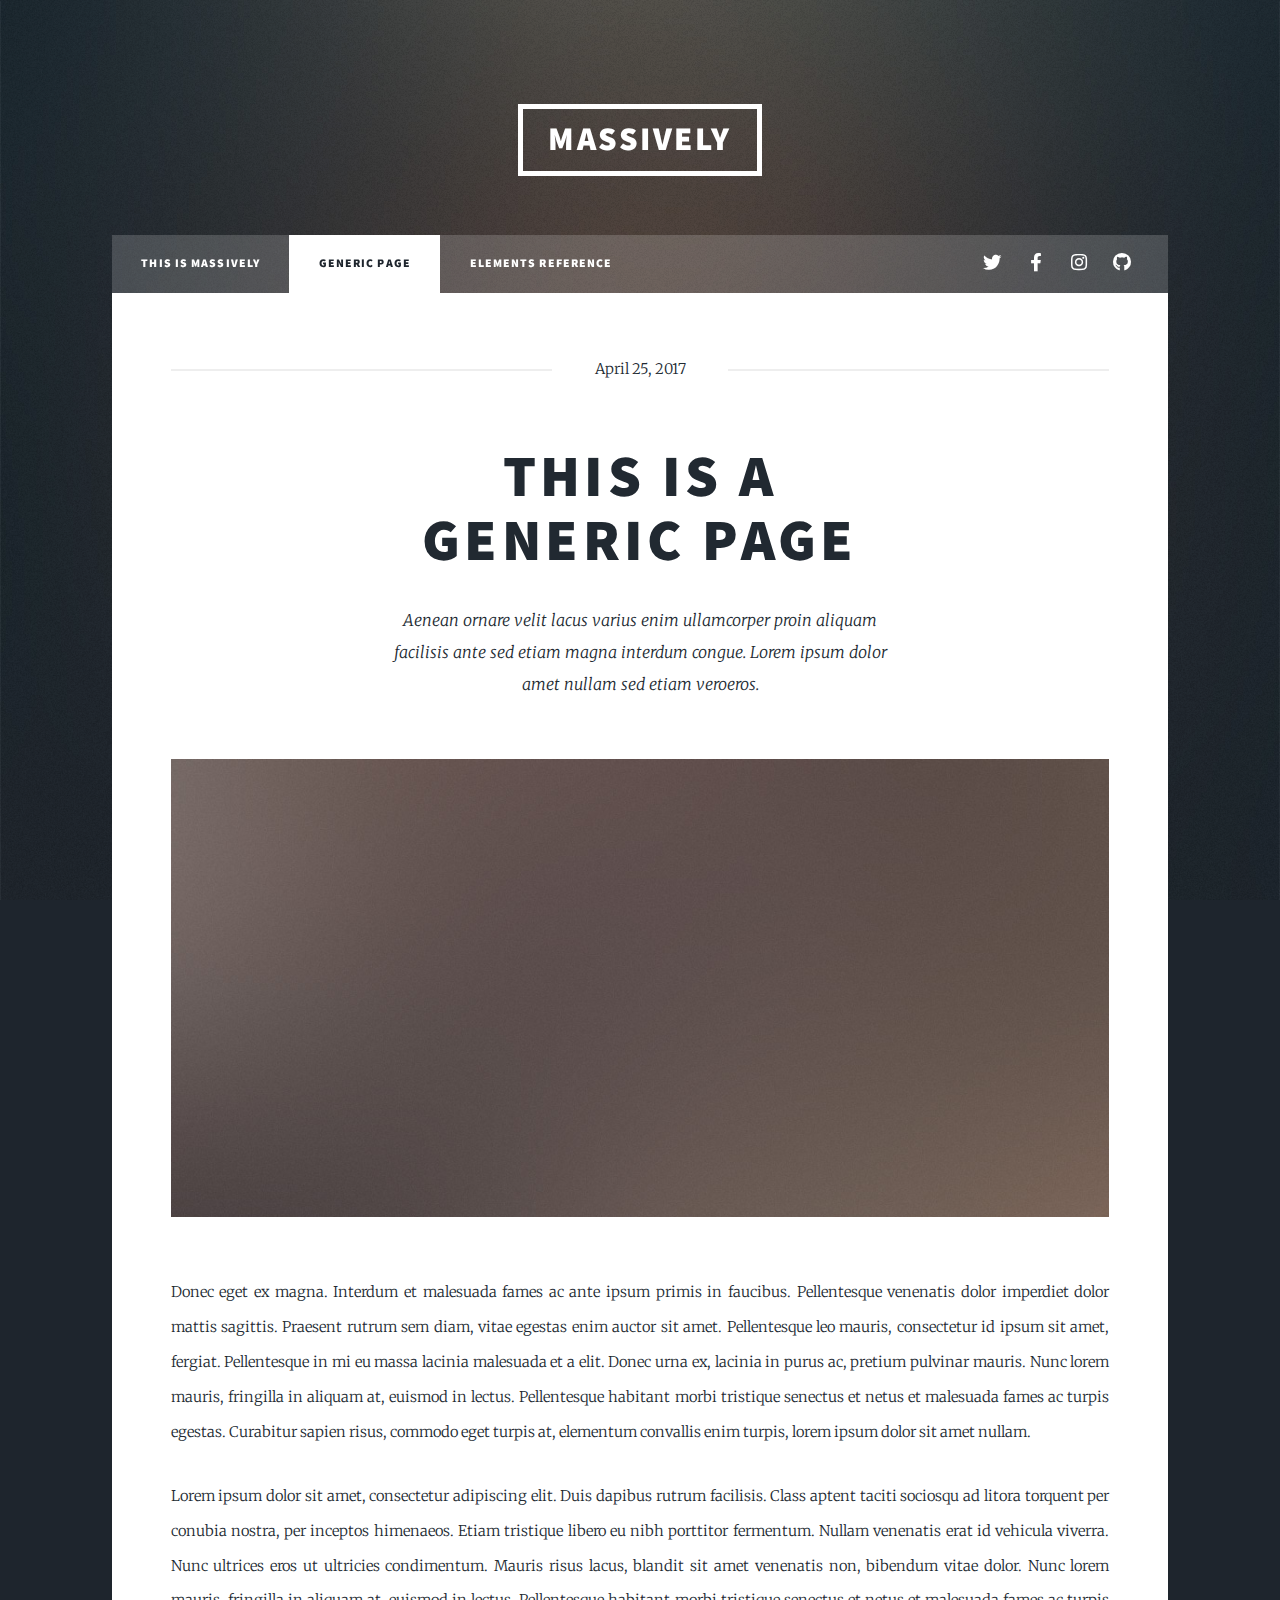
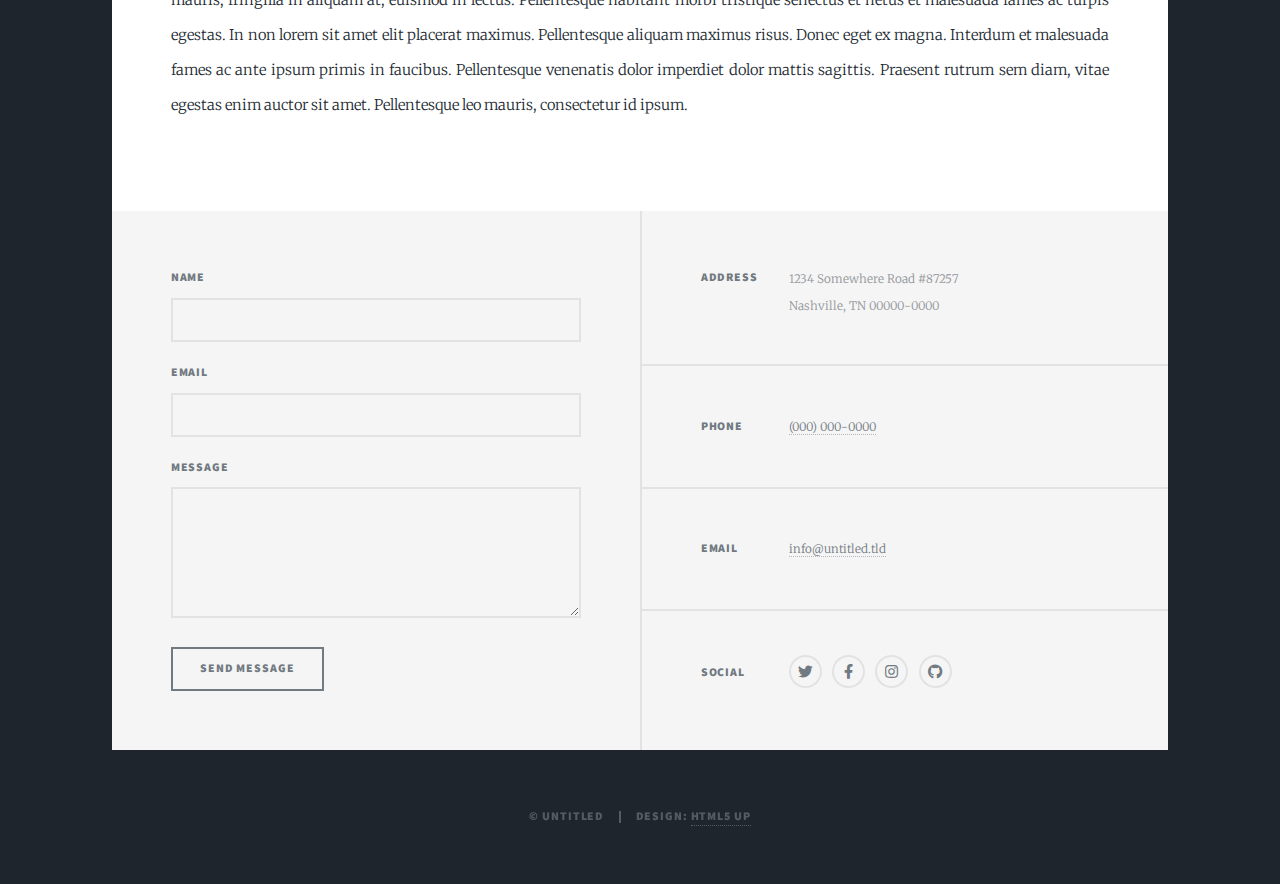
<file: generic.html>
<!DOCTYPE HTML>
<!--
	Massively by HTML5 UP
	html5up.net | @ajlkn
	Free for personal and commercial use under the CCA 3.0 license (html5up.net/license)
-->
<html>
	<head>
		<title>Generic Page - Massively by HTML5 UP</title>
		<meta charset="utf-8" />
		<meta name="viewport" content="width=device-width, initial-scale=1, user-scalable=no" />
		<link rel="stylesheet" href="assets/css/main.css" />
		<noscript><link rel="stylesheet" href="assets/css/noscript.css" /></noscript>
	</head>
	<body class="is-preload">

		<!-- Wrapper -->
			<div id="wrapper">

				<!-- Header -->
					<header id="header">
						<a href="index.html" class="logo">Massively</a>
					</header>

				<!-- Nav -->
					<nav id="nav">
						<ul class="links">
							<li><a href="index.html">This is Massively</a></li>
							<li class="active"><a href="generic.html">Generic Page</a></li>
							<li><a href="elements.html">Elements Reference</a></li>
						</ul>
						<ul class="icons">
							<li><a href="#" class="icon brands fa-twitter"><span class="label">Twitter</span></a></li>
							<li><a href="#" class="icon brands fa-facebook-f"><span class="label">Facebook</span></a></li>
							<li><a href="#" class="icon brands fa-instagram"><span class="label">Instagram</span></a></li>
							<li><a href="#" class="icon brands fa-github"><span class="label">GitHub</span></a></li>
						</ul>
					</nav>

				<!-- Main -->
					<div id="main">

						<!-- Post -->
							<section class="post">
								<header class="major">
									<span class="date">April 25, 2017</span>
									<h1>This is a<br />
									Generic Page</h1>
									<p>Aenean ornare velit lacus varius enim ullamcorper proin aliquam<br />
									facilisis ante sed etiam magna interdum congue. Lorem ipsum dolor<br />
									amet nullam sed etiam veroeros.</p>
								</header>
								<div class="image main"><img src="images/pic01.jpg" alt="" /></div>
								<p>Donec eget ex magna. Interdum et malesuada fames ac ante ipsum primis in faucibus. Pellentesque venenatis dolor imperdiet dolor mattis sagittis. Praesent rutrum sem diam, vitae egestas enim auctor sit amet. Pellentesque leo mauris, consectetur id ipsum sit amet, fergiat. Pellentesque in mi eu massa lacinia malesuada et a elit. Donec urna ex, lacinia in purus ac, pretium pulvinar mauris. Nunc lorem mauris, fringilla in aliquam at, euismod in lectus. Pellentesque habitant morbi tristique senectus et netus et malesuada fames ac turpis egestas. Curabitur sapien risus, commodo eget turpis at, elementum convallis enim turpis, lorem ipsum dolor sit amet nullam.</p>
								<p>Lorem ipsum dolor sit amet, consectetur adipiscing elit. Duis dapibus rutrum facilisis. Class aptent taciti sociosqu ad litora torquent per conubia nostra, per inceptos himenaeos. Etiam tristique libero eu nibh porttitor fermentum. Nullam venenatis erat id vehicula viverra. Nunc ultrices eros ut ultricies condimentum. Mauris risus lacus, blandit sit amet venenatis non, bibendum vitae dolor. Nunc lorem mauris, fringilla in aliquam at, euismod in lectus. Pellentesque habitant morbi tristique senectus et netus et malesuada fames ac turpis egestas. In non lorem sit amet elit placerat maximus. Pellentesque aliquam maximus risus. Donec eget ex magna. Interdum et malesuada fames ac ante ipsum primis in faucibus. Pellentesque venenatis dolor imperdiet dolor mattis sagittis. Praesent rutrum sem diam, vitae egestas enim auctor sit amet. Pellentesque leo mauris, consectetur id ipsum.</p>
							</section>

					</div>

				<!-- Footer -->
					<footer id="footer">
						<section>
							<form method="post" action="#">
								<div class="fields">
									<div class="field">
										<label for="name">Name</label>
										<input type="text" name="name" id="name" />
									</div>
									<div class="field">
										<label for="email">Email</label>
										<input type="text" name="email" id="email" />
									</div>
									<div class="field">
										<label for="message">Message</label>
										<textarea name="message" id="message" rows="3"></textarea>
									</div>
								</div>
								<ul class="actions">
									<li><input type="submit" value="Send Message" /></li>
								</ul>
							</form>
						</section>
						<section class="split contact">
							<section class="alt">
								<h3>Address</h3>
								<p>1234 Somewhere Road #87257<br />
								Nashville, TN 00000-0000</p>
							</section>
							<section>
								<h3>Phone</h3>
								<p><a href="#">(000) 000-0000</a></p>
							</section>
							<section>
								<h3>Email</h3>
								<p><a href="#">info@untitled.tld</a></p>
							</section>
							<section>
								<h3>Social</h3>
								<ul class="icons alt">
									<li><a href="#" class="icon brands alt fa-twitter"><span class="label">Twitter</span></a></li>
									<li><a href="#" class="icon brands alt fa-facebook-f"><span class="label">Facebook</span></a></li>
									<li><a href="#" class="icon brands alt fa-instagram"><span class="label">Instagram</span></a></li>
									<li><a href="#" class="icon brands alt fa-github"><span class="label">GitHub</span></a></li>
								</ul>
							</section>
						</section>
					</footer>

				<!-- Copyright -->
					<div id="copyright">
						<ul><li>&copy; Untitled</li><li>Design: <a href="https://html5up.net">HTML5 UP</a></li></ul>
					</div>

			</div>

		<!-- Scripts -->
			<script src="assets/js/jquery.min.js"></script>
			<script src="assets/js/jquery.scrollex.min.js"></script>
			<script src="assets/js/jquery.scrolly.min.js"></script>
			<script src="assets/js/browser.min.js"></script>
			<script src="assets/js/breakpoints.min.js"></script>
			<script src="assets/js/util.js"></script>
			<script src="assets/js/main.js"></script>

	</body>
</html>
</file>
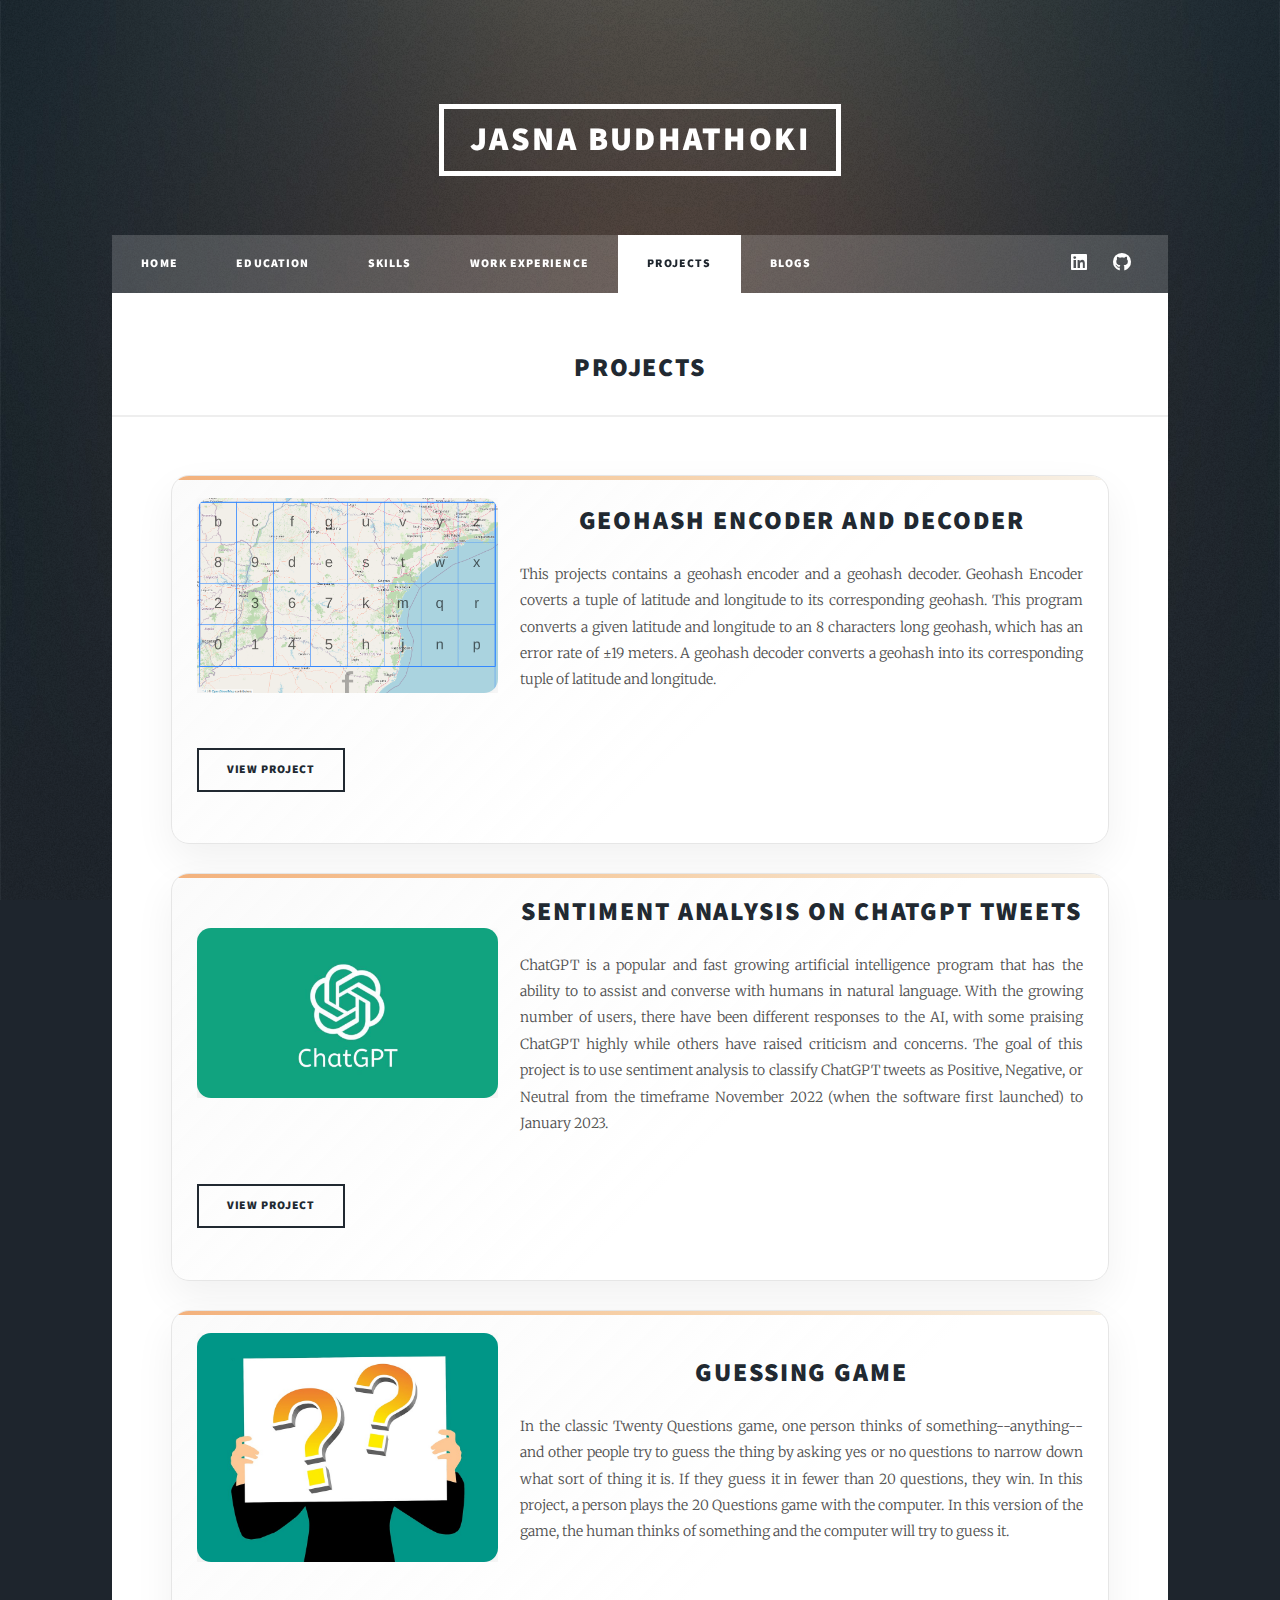
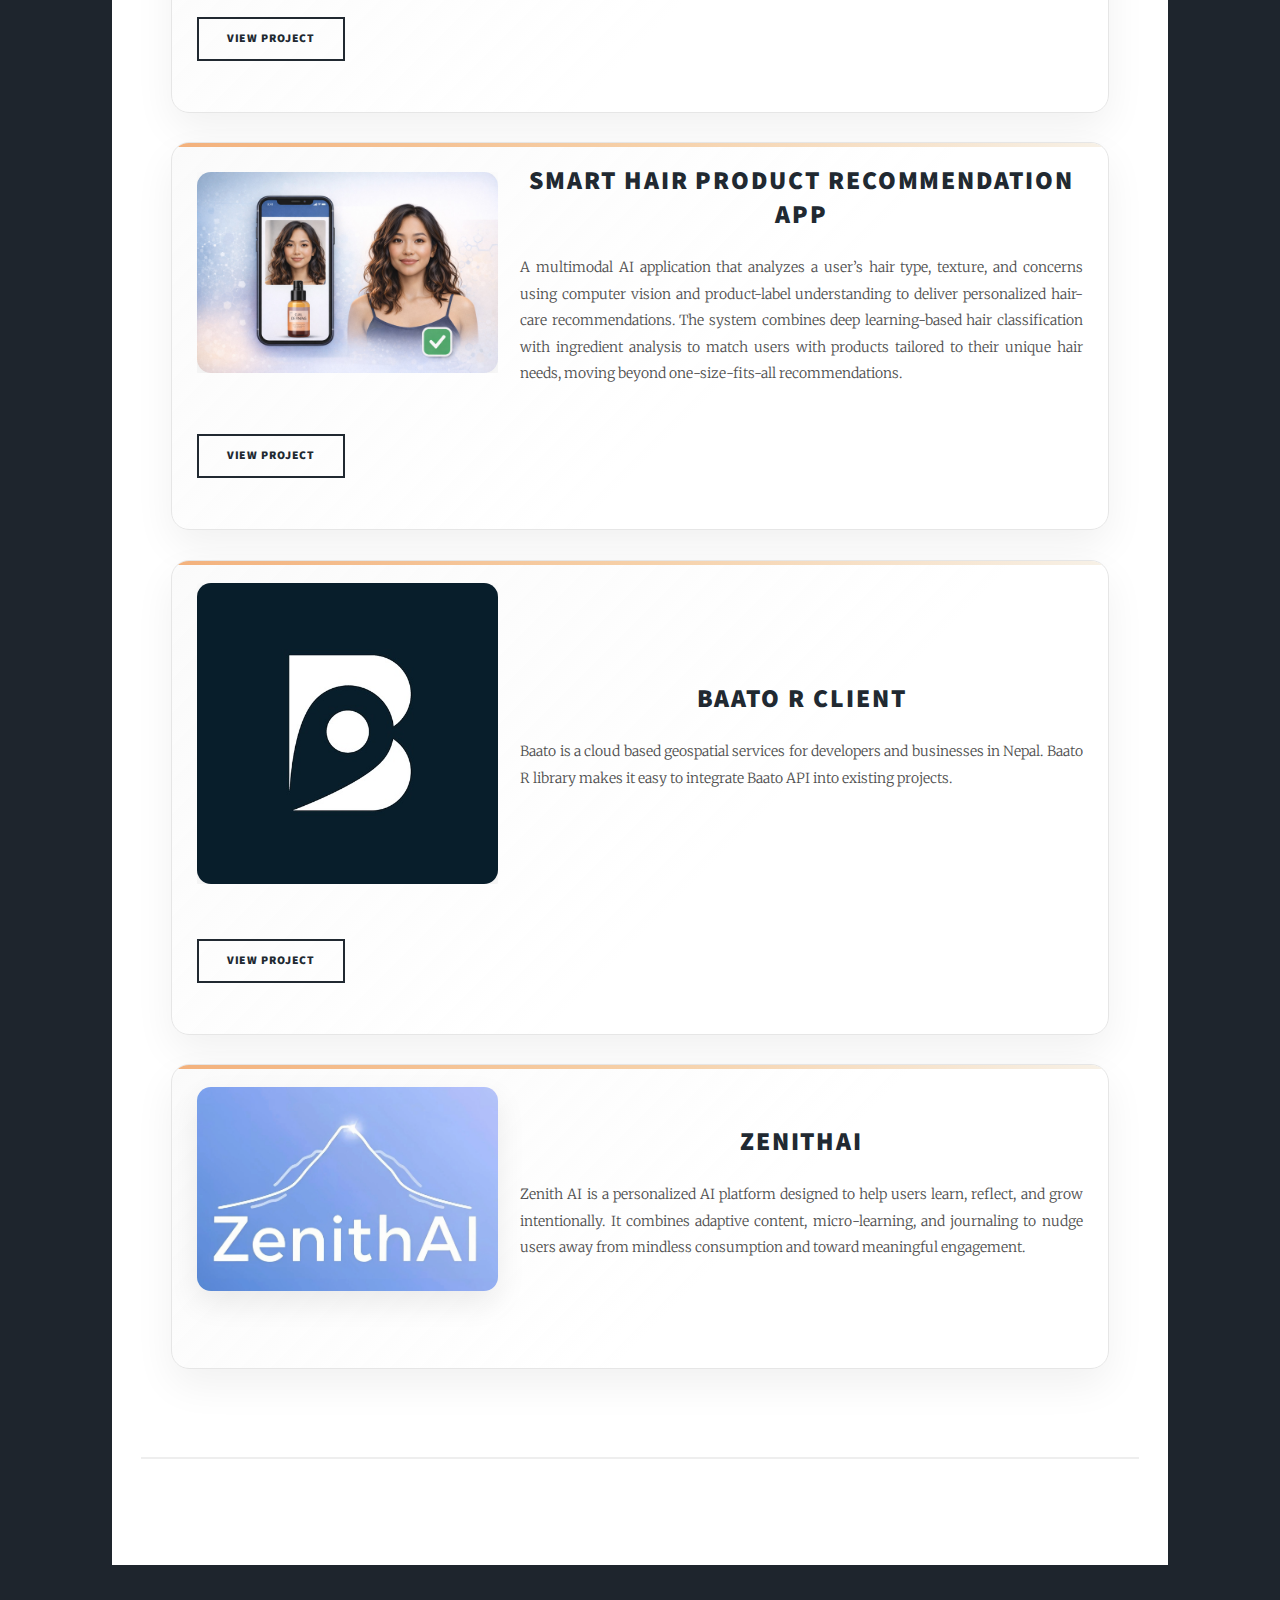
<file: projects.html>
<!DOCTYPE HTML>
<!--
	Massively by HTML5 UP
	html5up.net | @ajlkn
	Free for personal and commercial use under the CCA 3.0 license (html5up.net/license)
-->
<html>

<head>
	<title>Projects | Jasna Budhathoki</title>
	<meta charset="utf-8" />
	<meta name="viewport" content="width=device-width, initial-scale=1, user-scalable=no" />
	<link rel="stylesheet" href="assets/css/main.css" />
	<link rel="stylesheet" href="assets/css/custom.css" />
	<noscript>
		<link rel="stylesheet" href="assets/css/noscript.css" />
	</noscript>
</head>

<body class="is-preload">

	<!-- Wrapper -->
	<div id="wrapper" class="fade-in">

		<!-- Header -->
		<header id="header">
			<a href="index.html" class="logo">Jasna Budhathoki</a>
		</header>

		<!-- Nav -->
		<nav id="nav">
			<ul class="links">
				<li><a href="index.html">Home</a></li>
				<li><a href="index.html#education">Education</a></li>
				<li><a href="index.html#skills">Skills</a></li>
				<li><a href="work-experience.html">Work Experience</a></li>
				<li class="active"><a href="projects.html">Projects</a></li>
				<li><a href="blogs.html">Blogs</a></li>
			</ul>
			<ul class="icons">
				<li><a href="https://www.linkedin.com/in/jasna-budhathoki/" class="icon brands alt fa-linkedin"><span
							class="label">linkedin</span></a></li>
				<li><a href="https://github.com/Jasna-Budhathoki" class="icon brands alt fa-github"><span
							class="label">GitHub</span></a></li>
			</ul>
		</nav>

		<!-- Main -->
		<div id="main">
			<header class="major">
				<h2>Projects</h2>
			</header>

			<section id="projects" class="projects-list">
				<article class="project">
					<header class="major">
						<a href="https://github.com/Jasna-Budhathoki/geohash" class="image fit"><img src="images/Geohash-grid.png"
								alt="" /></a>
						<div class="project-content">
							<h2><a href="https://github.com/Jasna-Budhathoki/geohash">Geohash Encoder and Decoder<br /></a></h2>
							<p class="project-description">This projects contains a geohash encoder and a geohash decoder. Geohash
								Encoder coverts a tuple of latitude and longitude to its corresponding geohash. This program converts a
								given latitude and longitude to an 8 characters long geohash, which has an error rate of ±19 meters. A
								geohash decoder converts a geohash into its corresponding tuple of latitude and longitude.</p>
						</div>
					</header>
					<ul class="actions special">
						<li><a href="https://github.com/Jasna-Budhathoki/geohash" class="button">View Project</a></li>
					</ul>
				</article>

				<article class="project">
					<header class="major">
						<a href="https://github.com/Jasna-Budhathoki/chatgpt_tweets-analysis" class="image fit"><img
								src="images/ChatGPT.jpeg" alt="" /></a>
						<div class="project-content">
							<h2><a href="https://github.com/Jasna-Budhathoki/chatgpt_tweets-analysis">Sentiment Analysis on ChatGPT
									Tweets<br />
								</a></h2>
							<p class="project-description">ChatGPT is a popular and fast growing artificial intelligence program that
								has the ability to to assist and converse with humans in natural language. With the growing number of
								users, there have been different responses to the AI, with some praising ChatGPT highly while others have
								raised criticism and concerns. The goal of this project is to use sentiment analysis to classify ChatGPT
								tweets as Positive, Negative, or Neutral from the timeframe November 2022 (when the software first
								launched) to January 2023. </p>
						</div>
					</header>
					<ul class="actions special">
						<li><a href="https://github.com/Jasna-Budhathoki/chatgpt_tweets-analysis" class="button">View Project</a>
						</li>
					</ul>
				</article>

				<article class="project">
					<header class="major">
						<a href="https://github.com/Jasna-Budhathoki/GuessingGame" class="image fit"><img
								src="images/guessing_game.jpeg" alt="" /></a>
						<div class="project-content">
							<h2><a href="https://github.com/Jasna-Budhathoki/GuessingGame">Guessing Game<br />
								</a></h2>
							<p class="project-description">In the classic Twenty Questions game, one person thinks of
								something--anything--and other people try to guess the thing by asking yes or no questions to narrow down
								what sort of thing it is. If they guess it in fewer than 20 questions, they win. In this project, a person
								plays the 20 Questions game with the computer. In this version of the game, the human thinks of something
								and the computer will try to guess it.
							</p>
						</div>
					</header>
					<ul class="actions special">
						<li><a href="https://github.com/Jasna-Budhathoki/GuessingGame" class="button">View Project</a></li>
					</ul>
				</article>

				<article class="project">
					<header class="major">
						<a href="https://github.com/Jasna-Budhathoki/haircare-advisor" class="image fit"><img
								src="images/haircare.jpg" alt="" /></a>
						<div class="project-content">
							<h2><a href="https://github.com/Jasna-Budhathoki/haircare-advisor">Smart Hair Product Recommendation App<br />
								</a></h2>
							<p class="project-description">A multimodal AI application that analyzes a user’s hair type, texture, and
								concerns using computer vision and product-label understanding to deliver personalized hair-care
								recommendations. The system combines deep learning-based hair classification with ingredient analysis to
								match users with products tailored to their unique hair needs, moving beyond one-size-fits-all
								recommendations.</p>
						</div>
					</header>
					<ul class="actions special">
						<li><a href="https://github.com/Jasna-Budhathoki/haircare-advisor" class="button">View Project</a></li>
					</ul>
				</article>

				<article class="project">
					<header class="major">
						<a href="https://github.com/Jasna-Budhathoki/RClient" class="image fit"><img src="images/baato.jpeg"
								alt="" /></a>
						<div class="project-content">
							<h2><a href="https://github.com/Jasna-Budhathoki/RClient">Baato R Client<br />
								</a></h2>
							<p class="project-description">Baato is a cloud based geospatial services for developers and businesses in
								Nepal. Baato R library makes it easy to integrate Baato API into existing projects.</p>
						</div>
					</header>
					<ul class="actions special">
						<li><a href="https://github.com/Jasna-Budhathoki/RClient" class="button">View Project</a></li>
					</ul>
				</article>

				<article class="project">
					<header class="major">
						<div class="image fit"><img src="images/zenithai.jpg" alt="" /></div>
						<div class="project-content">
							<h2>ZenithAI</h2>
							<p class="project-description">Zenith AI is a personalized AI platform designed to help users learn,
								reflect, and grow intentionally. It combines adaptive content, micro-learning, and journaling to nudge
								users away from mindless consumption and toward meaningful engagement.</p>
						</div>
					</header>
				</article>
			</section>

			<!-- Footer -->

			<!-- Copyright -->
			<div id="copyright">
				<ul>
					<li>&copy; Untitled</li>
					<li>Design: <a href="https://html5up.net">HTML5 UP</a></li>
				</ul>
			</div>

		</div>

		<!-- Scripts -->
		<script src="assets/js/jquery.min.js"></script>
		<script src="assets/js/jquery.scrollex.min.js"></script>
		<script src="assets/js/jquery.scrolly.min.js"></script>
		<script src="assets/js/browser.min.js"></script>
		<script src="assets/js/breakpoints.min.js"></script>
		<script src="assets/js/util.js"></script>
		<script src="assets/js/main.js"></script>

</body>

</html>
</file>
<file: assets/css/custom.css>
/* Custom styles for the site */
.social-links-container {
	display: flex;
	justify-content: center;
	align-items: center;
	gap: 1.75rem;
	font-size: 1.1rem;
	margin-bottom: 0.75rem;
}

/* Work experience section */
.work-experience .job-title {
	font-size: 1.3em;
	font-weight: bold;
	color: #3c3939;
}

.work-experience .company-name {
	font-size: 0.85em;
	font-weight: normal;
	color: #7b7676;
}

.work-experience .job-description {
	font-size: 0.9em;
	list-style-type: disc;
	padding-left: 20px;
	color: #7b7676;
	margin-bottom: 10px;
}

.job-container {
	display: flex;
	justify-content: space-between;
	align-items: center;
}

.job-info {
	flex-grow: 1;
}

.logo-container {
	flex-shrink: 0;
}

.company-logo {
	max-width: 130px;
	height: auto;
	max-height: 100px;
}

.college-logo {
	max-width: 70px;
	height: auto;
}

.origin-logo {
	max-width: 180px;
	height: auto;
}

.center-text {
	text-align: center;
	margin-bottom: 2rem;
}

.intro-name {
	font-size: clamp(1.8rem, 4.8vw, 40px);
	line-height: 1.1;
	letter-spacing: 0.08em;
	white-space: normal;
	word-break: keep-all;
}

.intro-resume {
	font-size: 1.1rem;
	padding: 0 2.4rem;
}

.project-description {
	font-size: 20px;
	line-height: 2;
}

.projects-list {
	display: grid;
	grid-template-columns: 1fr;
	gap: 2rem;
}

.projects-list .project {
	background: linear-gradient(135deg, rgba(250, 250, 250, 0.9), #ffffff 60%);
	border: 1px solid #e6e6e6;
	border-radius: 18px;
	padding: 1.5rem 1.75rem;
	box-shadow: 0 16px 40px rgba(0, 0, 0, 0.06);
	position: relative;
	overflow: hidden;
}

.projects-list .project::before {
	content: "";
	position: absolute;
	top: 0;
	left: 0;
	width: 100%;
	height: 4px;
	background: linear-gradient(90deg, #f3b17c, #f6d0a8, #f7f1e7);
}

.projects-list .project header.major {
	margin-bottom: 1.25rem;
	display: grid;
	grid-template-columns: minmax(220px, 34%) 1fr;
	gap: 1.5rem;
	align-items: center;
}

.projects-list .project .image.fit img {
	border-radius: 14px;
	box-shadow: 0 12px 30px rgba(0, 0, 0, 0.08);
}

.projects-list .project-description {
	font-size: 0.95rem;
	line-height: 1.9;
	color: #4f4f4f;
}

.projects-list .project-content h2 {
	margin-top: 0;
}

.projects-list ul.actions.special {
	justify-content: flex-start;
	margin-left: 0;
}

.projects-list ul.actions.special li {
	padding-left: 0;
}

@media screen and (max-width: 736px) {
	.projects-list .project {
		padding: 1.25rem 1.25rem 1.5rem;
	}

	.projects-list .project header.major {
		margin-bottom: 1rem;
		grid-template-columns: 1fr;
	}
}

.image.fit video {
	width: 100%;
	height: auto;
	display: block;
}

.section-grid {
	display: grid;
	grid-template-columns: repeat(auto-fit, minmax(240px, 1fr));
	gap: 1.5rem;
}

.card {
	background: rgba(255, 255, 255, 0.9);
	border: 1px solid #e5e5e5;
	border-radius: 12px;
	padding: 1.25rem 1.5rem;
	box-shadow: 0 10px 30px rgba(0, 0, 0, 0.05);
	position: relative;
	overflow: hidden;
	border-top: 0;
}

.card::before {
	content: "";
	position: absolute;
	top: 0;
	left: 0;
	width: 100%;
	height: 6px;
	background: linear-gradient(90deg, #f3b17c, #f6d0a8, #f7f1e7);
}

.skill-title {
	white-space: normal;
	word-break: normal;
	overflow-wrap: break-word;
	line-height: 1.2;
	letter-spacing: 0.02em;
	text-transform: none;
}

.meta {
	font-size: 0.8em;
	text-transform: uppercase;
	letter-spacing: 0.08em;
	color: #8a8a8a;
}

.edu-header {
	display: flex;
	align-items: center;
	justify-content: space-between;
	gap: 1.25rem;
}

.edu-details h3 {
	margin: 0.35rem 0 0.3rem;
	font-size: 1.2em;
}

.edu-details p {
	margin: 0;
	color: #6d6d6d;
}

.skill-list {
	display: flex;
	flex-wrap: wrap;
	gap: 0.5rem;
	margin-top: 0.75rem;
}

.skill-pill {
	display: inline-block;
	padding: 0.4rem 0.75rem;
	border: 1px solid #dedede;
	border-radius: 999px;
	background-color: #f5f5f5;
	font-size: 0.85em;
	color: #3f3f3f;
}

.experience-list {
	display: flex;
	flex-direction: column;
	gap: 1.5rem;
}

.experience-item {
	display: grid;
	grid-template-columns: 140px 1fr;
	gap: 1.25rem;
	align-items: start;
}

.exp-date {
	font-size: 0.8em;
	text-transform: uppercase;
	letter-spacing: 0.08em;
	color: #8a8a8a;
	border-left: 3px solid #d2d2d2;
	padding-left: 0.75rem;
	margin-top: 0.35rem;
}

.exp-card {
	background: #fff;
	border: 1px solid #e5e5e5;
	border-radius: 12px;
	padding: 1.25rem 1.5rem;
	box-shadow: 0 10px 30px rgba(0, 0, 0, 0.05);
	position: relative;
	overflow: hidden;
}

.exp-card::before {
	content: "";
	position: absolute;
	top: 0;
	left: 0;
	width: 100%;
	height: 4px;
	background: linear-gradient(90deg, #f3b17c, #f6d0a8, #f7f1e7);
}

.exp-header {
	display: flex;
	align-items: center;
	justify-content: space-between;
	gap: 1.25rem;
}

.exp-role {
	margin: 0;
	font-size: 1.15em;
	color: #3c3939;
}

.exp-company {
	display: block;
	font-size: 0.9em;
	color: #7b7676;
	margin-top: 0.2rem;
}

.exp-card ul {
	margin: 0.9rem 0 0 1rem;
}

@media screen and (max-width: 736px) {
	.experience-item {
		grid-template-columns: 1fr;
	}

	.exp-date {
		border-left: none;
		padding-left: 0;
	}

	.exp-header {
		flex-direction: column;
		align-items: flex-start;
	}

	.edu-header {
		flex-direction: column;
		align-items: flex-start;
	}
}
</file>
<file: assets/css/main.css>
@import url(fontawesome-all.min.css);
@import url("https://fonts.googleapis.com/css?family=Merriweather:300,700,300italic,700italic|Source+Sans+Pro:900");

/*
	Massively by HTML5 UP
	html5up.net | @ajlkn
	Free for personal and commercial use under the CCA 3.0 license (html5up.net/license)
*/

html,
body,
div,
span,
applet,
object,
iframe,
h1,
h2,
h3,
h4,
h5,
h6,
p,
blockquote,
pre,
a,
abbr,
acronym,
address,
big,
cite,
code,
del,
dfn,
em,
img,
ins,
kbd,
q,
s,
samp,
small,
strike,
strong,
sub,
sup,
tt,
var,
b,
u,
i,
center,
dl,
dt,
dd,
ol,
ul,
li,
fieldset,
form,
label,
legend,
table,
caption,
tbody,
tfoot,
thead,
tr,
th,
td,
article,
aside,
canvas,
details,
embed,
figure,
figcaption,
footer,
header,
hgroup,
menu,
nav,
output,
ruby,
section,
summary,
time,
mark,
audio,
video {
  margin: 0;
  padding: 0;
  border: 0;
  font-size: 100%;
  font: inherit;
  vertical-align: baseline;
}

article,
aside,
details,
figcaption,
figure,
footer,
header,
hgroup,
menu,
nav,
section {
  display: block;
}

body {
  line-height: 1;
}

ol,
ul {
  list-style: none;
}

blockquote,
q {
  quotes: none;
}

blockquote:before,
blockquote:after,
q:before,
q:after {
  content: "";
  content: none;
}

table {
  border-collapse: collapse;
  border-spacing: 0;
}

body {
  -webkit-text-size-adjust: none;
}

mark {
  background-color: transparent;
  color: inherit;
}

input::-moz-focus-inner {
  border: 0;
  padding: 0;
}

input,
select,
textarea {
  -moz-appearance: none;
  -webkit-appearance: none;
  -ms-appearance: none;
  appearance: none;
}

/* Basic */

@-ms-viewport {
  width: device-width;
}

body {
  -ms-overflow-style: scrollbar;
}

@media screen and (max-width: 480px) {
  html,
  body {
    min-width: 320px;
  }
}

html {
  box-sizing: border-box;
}

*,
*:before,
*:after {
  box-sizing: inherit;
}

body {
  background-color: #1e252d;
}

body.is-preload *,
body.is-preload *:before,
body.is-preload *:after {
  -moz-animation: none !important;
  -webkit-animation: none !important;
  -ms-animation: none !important;
  animation: none !important;
  -moz-transition: none !important;
  -webkit-transition: none !important;
  -ms-transition: none !important;
  transition: none !important;
}

/* Type */

html {
  font-size: 16pt;
}

@media screen and (max-width: 1680px) {
  html {
    font-size: 12pt;
  }
}

@media screen and (max-width: 1280px) {
  html {
    font-size: 11pt;
  }
}

@media screen and (max-width: 360px) {
  html {
    font-size: 10pt;
  }
}

body {
  color: #212931;
}

body,
input,
select,
textarea {
  font-family: "Merriweather", Georgia, serif;
  font-weight: 300;
  font-size: 1rem;
  line-height: 2.375;
}

a {
  -moz-transition: color 0.2s ease-in-out, background-color 0.2s ease-in-out,
    border-color 0.2s ease-in-out, box-shadow 0.2s ease-in-out;
  -webkit-transition: color 0.2s ease-in-out, background-color 0.2s ease-in-out,
    border-color 0.2s ease-in-out, box-shadow 0.2s ease-in-out;
  -ms-transition: color 0.2s ease-in-out, background-color 0.2s ease-in-out,
    border-color 0.2s ease-in-out, box-shadow 0.2s ease-in-out;
  transition: color 0.2s ease-in-out, background-color 0.2s ease-in-out,
    border-color 0.2s ease-in-out, box-shadow 0.2s ease-in-out;
  border-bottom: dotted 1px;
  text-decoration: none;
}

a:hover {
  border-bottom-color: transparent;
}

strong,
b {
  font-weight: 600;
}

em,
i {
  font-style: italic;
}

p {
  text-align: justify;
  margin: 0 0 2rem 0;
}

h1,
h2,
h3,
h4,
h5,
h6 {
  font-family: "Source Sans Pro", Helvetica, sans-serif;
  font-weight: 900;
  line-height: 1.5;
  letter-spacing: 0.075em;
  text-transform: uppercase;
  margin: 0 0 1rem 0;
}

h1 a,
h2 a,
h3 a,
h4 a,
h5 a,
h6 a {
  border-bottom: 0;
  color: inherit;
  text-decoration: none;
}

h1 {
  font-size: 4rem;
  line-height: 1.1;
  margin: 0 0 2rem 0;
}

h2 {
  font-size: 1.75rem;
  line-height: 1.3;
  margin: 0 0 1.5rem 0;
}

h3 {
  font-size: 1.25rem;
  margin: 0 0 1.5rem 0;
}

h4 {
  font-size: 1rem;
}

h5 {
  font-size: 0.9rem;
}

h6 {
  font-size: 0.8rem;
}

sub {
  font-size: 0.8rem;
  position: relative;
  top: 0.5rem;
}

sup {
  font-size: 0.8rem;
  position: relative;
  top: -0.5rem;
}

blockquote {
  border-left: solid 4px;
  font-style: italic;
  margin: 0 0 2rem 0;
  padding: 0.5rem 0 0.5rem 2rem;
}

code {
  border: solid 2px;
  font-family: "Courier New", monospace;
  font-size: 0.9rem;
  margin: 0 0.25rem;
  padding: 0.25rem 0.65rem;
}

pre {
  -webkit-overflow-scrolling: touch;
  font-family: "Courier New", monospace;
  font-size: 0.9rem;
  margin: 0 0 2rem 0;
}

pre code {
  display: block;
  line-height: 1.75;
  padding: 1rem 1.5rem;
  overflow-x: auto;
}

hr {
  border: 0;
  border-bottom: solid 2px;
  margin: 3rem 0;
}

hr.major {
  margin: 5rem 0;
}

.align-left {
  text-align: left;
}

.align-center {
  text-align: center;
}

.align-right {
  text-align: right;
}

input,
select,
textarea {
  color: #212931;
}

a {
  color: #212931;
  border-bottom-color: rgba(33, 41, 49, 0.5);
}

a:hover {
  border-bottom-color: transparent;
  color: #18bfef !important;
}

strong,
b {
  color: #212931;
}

h1,
h2,
h3,
h4,
h5,
h6 {
  color: #212931;
}

blockquote {
  border-left-color: #eeeeee;
}

code {
  background: rgba(220, 220, 220, 0.25);
  border-color: #eeeeee;
}

hr {
  border-bottom-color: #eeeeee;
}

/* Row */

.row {
  display: flex;
  flex-wrap: wrap;
  box-sizing: border-box;
  align-items: stretch;
}

.row > * {
  box-sizing: border-box;
}

.row.gtr-uniform > * > :last-child {
  margin-bottom: 0;
}

.row.aln-left {
  justify-content: flex-start;
}

.row.aln-center {
  justify-content: center;
}

.row.aln-right {
  justify-content: flex-end;
}

.row.aln-top {
  align-items: flex-start;
}

.row.aln-middle {
  align-items: center;
}

.row.aln-bottom {
  align-items: flex-end;
}

.row > .imp {
  order: -1;
}

.row > .col-1 {
  width: 8.33333%;
}

.row > .off-1 {
  margin-left: 8.33333%;
}

.row > .col-2 {
  width: 16.66667%;
}

.row > .off-2 {
  margin-left: 16.66667%;
}

.row > .col-3 {
  width: 25%;
}

.row > .off-3 {
  margin-left: 25%;
}

.row > .col-4 {
  width: 33.33333%;
}

.row > .off-4 {
  margin-left: 33.33333%;
}

.row > .col-5 {
  width: 41.66667%;
}

.row > .off-5 {
  margin-left: 41.66667%;
}

.row > .col-6 {
  width: 50%;
}

.row > .off-6 {
  margin-left: 50%;
}

.row > .col-7 {
  width: 58.33333%;
}

.row > .off-7 {
  margin-left: 58.33333%;
}

.row > .col-8 {
  width: 66.66667%;
}

.row > .off-8 {
  margin-left: 66.66667%;
}

.row > .col-9 {
  width: 75%;
}

.row > .off-9 {
  margin-left: 75%;
}

.row > .col-10 {
  width: 83.33333%;
}

.row > .off-10 {
  margin-left: 83.33333%;
}

.row > .col-11 {
  width: 91.66667%;
}

.row > .off-11 {
  margin-left: 91.66667%;
}

.row > .col-12 {
  width: 100%;
}

.row > .off-12 {
  margin-left: 100%;
}

.row.gtr-0 {
  margin-top: 0;
  margin-left: 0rem;
}

.row.gtr-0 > * {
  padding: 0 0 0 0rem;
}

.row.gtr-0.gtr-uniform {
  margin-top: 0rem;
}

.row.gtr-0.gtr-uniform > * {
  padding-top: 0rem;
}

.row.gtr-25 {
  margin-top: 0;
  margin-left: -0.375rem;
}

.row.gtr-25 > * {
  padding: 0 0 0 0.375rem;
}

.row.gtr-25.gtr-uniform {
  margin-top: -0.375rem;
}

.row.gtr-25.gtr-uniform > * {
  padding-top: 0.375rem;
}

.row.gtr-50 {
  margin-top: 0;
  margin-left: -0.75rem;
}

.row.gtr-50 > * {
  padding: 0 0 0 0.75rem;
}

.row.gtr-50.gtr-uniform {
  margin-top: -0.75rem;
}

.row.gtr-50.gtr-uniform > * {
  padding-top: 0.75rem;
}

.row {
  margin-top: 0;
  margin-left: -1.5rem;
}

.row > * {
  padding: 0 0 0 1.5rem;
}

.row.gtr-uniform {
  margin-top: -1.5rem;
}

.row.gtr-uniform > * {
  padding-top: 1.5rem;
}

.row.gtr-150 {
  margin-top: 0;
  margin-left: -2.25rem;
}

.row.gtr-150 > * {
  padding: 0 0 0 2.25rem;
}

.row.gtr-150.gtr-uniform {
  margin-top: -2.25rem;
}

.row.gtr-150.gtr-uniform > * {
  padding-top: 2.25rem;
}

.row.gtr-200 {
  margin-top: 0;
  margin-left: -3rem;
}

.row.gtr-200 > * {
  padding: 0 0 0 3rem;
}

.row.gtr-200.gtr-uniform {
  margin-top: -3rem;
}

.row.gtr-200.gtr-uniform > * {
  padding-top: 3rem;
}

@media screen and (max-width: 1680px) {
  .row {
    display: flex;
    flex-wrap: wrap;
    box-sizing: border-box;
    align-items: stretch;
  }

  .row > * {
    box-sizing: border-box;
  }

  .row.gtr-uniform > * > :last-child {
    margin-bottom: 0;
  }

  .row.aln-left {
    justify-content: flex-start;
  }

  .row.aln-center {
    justify-content: center;
  }

  .row.aln-right {
    justify-content: flex-end;
  }

  .row.aln-top {
    align-items: flex-start;
  }

  .row.aln-middle {
    align-items: center;
  }

  .row.aln-bottom {
    align-items: flex-end;
  }

  .row > .imp-xlarge {
    order: -1;
  }

  .row > .col-1-xlarge {
    width: 8.33333%;
  }

  .row > .off-1-xlarge {
    margin-left: 8.33333%;
  }

  .row > .col-2-xlarge {
    width: 16.66667%;
  }

  .row > .off-2-xlarge {
    margin-left: 16.66667%;
  }

  .row > .col-3-xlarge {
    width: 25%;
  }

  .row > .off-3-xlarge {
    margin-left: 25%;
  }

  .row > .col-4-xlarge {
    width: 33.33333%;
  }

  .row > .off-4-xlarge {
    margin-left: 33.33333%;
  }

  .row > .col-5-xlarge {
    width: 41.66667%;
  }

  .row > .off-5-xlarge {
    margin-left: 41.66667%;
  }

  .row > .col-6-xlarge {
    width: 50%;
  }

  .row > .off-6-xlarge {
    margin-left: 50%;
  }

  .row > .col-7-xlarge {
    width: 58.33333%;
  }

  .row > .off-7-xlarge {
    margin-left: 58.33333%;
  }

  .row > .col-8-xlarge {
    width: 66.66667%;
  }

  .row > .off-8-xlarge {
    margin-left: 66.66667%;
  }

  .row > .col-9-xlarge {
    width: 75%;
  }

  .row > .off-9-xlarge {
    margin-left: 75%;
  }

  .row > .col-10-xlarge {
    width: 83.33333%;
  }

  .row > .off-10-xlarge {
    margin-left: 83.33333%;
  }

  .row > .col-11-xlarge {
    width: 91.66667%;
  }

  .row > .off-11-xlarge {
    margin-left: 91.66667%;
  }

  .row > .col-12-xlarge {
    width: 100%;
  }

  .row > .off-12-xlarge {
    margin-left: 100%;
  }

  .row.gtr-0 {
    margin-top: 0;
    margin-left: 0rem;
  }

  .row.gtr-0 > * {
    padding: 0 0 0 0rem;
  }

  .row.gtr-0.gtr-uniform {
    margin-top: 0rem;
  }

  .row.gtr-0.gtr-uniform > * {
    padding-top: 0rem;
  }

  .row.gtr-25 {
    margin-top: 0;
    margin-left: -0.375rem;
  }

  .row.gtr-25 > * {
    padding: 0 0 0 0.375rem;
  }

  .row.gtr-25.gtr-uniform {
    margin-top: -0.375rem;
  }

  .row.gtr-25.gtr-uniform > * {
    padding-top: 0.375rem;
  }

  .row.gtr-50 {
    margin-top: 0;
    margin-left: -0.75rem;
  }

  .row.gtr-50 > * {
    padding: 0 0 0 0.75rem;
  }

  .row.gtr-50.gtr-uniform {
    margin-top: -0.75rem;
  }

  .row.gtr-50.gtr-uniform > * {
    padding-top: 0.75rem;
  }

  .row {
    margin-top: 0;
    margin-left: -1.5rem;
  }

  .row > * {
    padding: 0 0 0 1.5rem;
  }

  .row.gtr-uniform {
    margin-top: -1.5rem;
  }

  .row.gtr-uniform > * {
    padding-top: 1.5rem;
  }

  .row.gtr-150 {
    margin-top: 0;
    margin-left: -2.25rem;
  }

  .row.gtr-150 > * {
    padding: 0 0 0 2.25rem;
  }

  .row.gtr-150.gtr-uniform {
    margin-top: -2.25rem;
  }

  .row.gtr-150.gtr-uniform > * {
    padding-top: 2.25rem;
  }

  .row.gtr-200 {
    margin-top: 0;
    margin-left: -3rem;
  }

  .row.gtr-200 > * {
    padding: 0 0 0 3rem;
  }

  .row.gtr-200.gtr-uniform {
    margin-top: -3rem;
  }

  .row.gtr-200.gtr-uniform > * {
    padding-top: 3rem;
  }
}

@media screen and (max-width: 1280px) {
  .row {
    display: flex;
    flex-wrap: wrap;
    box-sizing: border-box;
    align-items: stretch;
  }

  .row > * {
    box-sizing: border-box;
  }

  .row.gtr-uniform > * > :last-child {
    margin-bottom: 0;
  }

  .row.aln-left {
    justify-content: flex-start;
  }

  .row.aln-center {
    justify-content: center;
  }

  .row.aln-right {
    justify-content: flex-end;
  }

  .row.aln-top {
    align-items: flex-start;
  }

  .row.aln-middle {
    align-items: center;
  }

  .row.aln-bottom {
    align-items: flex-end;
  }

  .row > .imp-large {
    order: -1;
  }

  .row > .col-1-large {
    width: 8.33333%;
  }

  .row > .off-1-large {
    margin-left: 8.33333%;
  }

  .row > .col-2-large {
    width: 16.66667%;
  }

  .row > .off-2-large {
    margin-left: 16.66667%;
  }

  .row > .col-3-large {
    width: 25%;
  }

  .row > .off-3-large {
    margin-left: 25%;
  }

  .row > .col-4-large {
    width: 33.33333%;
  }

  .row > .off-4-large {
    margin-left: 33.33333%;
  }

  .row > .col-5-large {
    width: 41.66667%;
  }

  .row > .off-5-large {
    margin-left: 41.66667%;
  }

  .row > .col-6-large {
    width: 50%;
  }

  .row > .off-6-large {
    margin-left: 50%;
  }

  .row > .col-7-large {
    width: 58.33333%;
  }

  .row > .off-7-large {
    margin-left: 58.33333%;
  }

  .row > .col-8-large {
    width: 66.66667%;
  }

  .row > .off-8-large {
    margin-left: 66.66667%;
  }

  .row > .col-9-large {
    width: 75%;
  }

  .row > .off-9-large {
    margin-left: 75%;
  }

  .row > .col-10-large {
    width: 83.33333%;
  }

  .row > .off-10-large {
    margin-left: 83.33333%;
  }

  .row > .col-11-large {
    width: 91.66667%;
  }

  .row > .off-11-large {
    margin-left: 91.66667%;
  }

  .row > .col-12-large {
    width: 100%;
  }

  .row > .off-12-large {
    margin-left: 100%;
  }

  .row.gtr-0 {
    margin-top: 0;
    margin-left: 0rem;
  }

  .row.gtr-0 > * {
    padding: 0 0 0 0rem;
  }

  .row.gtr-0.gtr-uniform {
    margin-top: 0rem;
  }

  .row.gtr-0.gtr-uniform > * {
    padding-top: 0rem;
  }

  .row.gtr-25 {
    margin-top: 0;
    margin-left: -0.375rem;
  }

  .row.gtr-25 > * {
    padding: 0 0 0 0.375rem;
  }

  .row.gtr-25.gtr-uniform {
    margin-top: -0.375rem;
  }

  .row.gtr-25.gtr-uniform > * {
    padding-top: 0.375rem;
  }

  .row.gtr-50 {
    margin-top: 0;
    margin-left: -0.75rem;
  }

  .row.gtr-50 > * {
    padding: 0 0 0 0.75rem;
  }

  .row.gtr-50.gtr-uniform {
    margin-top: -0.75rem;
  }

  .row.gtr-50.gtr-uniform > * {
    padding-top: 0.75rem;
  }

  .row {
    margin-top: 0;
    margin-left: -1.5rem;
  }

  .row > * {
    padding: 0 0 0 1.5rem;
  }

  .row.gtr-uniform {
    margin-top: -1.5rem;
  }

  .row.gtr-uniform > * {
    padding-top: 1.5rem;
  }

  .row.gtr-150 {
    margin-top: 0;
    margin-left: -2.25rem;
  }

  .row.gtr-150 > * {
    padding: 0 0 0 2.25rem;
  }

  .row.gtr-150.gtr-uniform {
    margin-top: -2.25rem;
  }

  .row.gtr-150.gtr-uniform > * {
    padding-top: 2.25rem;
  }

  .row.gtr-200 {
    margin-top: 0;
    margin-left: -3rem;
  }

  .row.gtr-200 > * {
    padding: 0 0 0 3rem;
  }

  .row.gtr-200.gtr-uniform {
    margin-top: -3rem;
  }

  .row.gtr-200.gtr-uniform > * {
    padding-top: 3rem;
  }
}

@media screen and (max-width: 980px) {
  .row {
    display: flex;
    flex-wrap: wrap;
    box-sizing: border-box;
    align-items: stretch;
  }

  .row > * {
    box-sizing: border-box;
  }

  .row.gtr-uniform > * > :last-child {
    margin-bottom: 0;
  }

  .row.aln-left {
    justify-content: flex-start;
  }

  .row.aln-center {
    justify-content: center;
  }

  .row.aln-right {
    justify-content: flex-end;
  }

  .row.aln-top {
    align-items: flex-start;
  }

  .row.aln-middle {
    align-items: center;
  }

  .row.aln-bottom {
    align-items: flex-end;
  }

  .row > .imp-medium {
    order: -1;
  }

  .row > .col-1-medium {
    width: 8.33333%;
  }

  .row > .off-1-medium {
    margin-left: 8.33333%;
  }

  .row > .col-2-medium {
    width: 16.66667%;
  }

  .row > .off-2-medium {
    margin-left: 16.66667%;
  }

  .row > .col-3-medium {
    width: 25%;
  }

  .row > .off-3-medium {
    margin-left: 25%;
  }

  .row > .col-4-medium {
    width: 33.33333%;
  }

  .row > .off-4-medium {
    margin-left: 33.33333%;
  }

  .row > .col-5-medium {
    width: 41.66667%;
  }

  .row > .off-5-medium {
    margin-left: 41.66667%;
  }

  .row > .col-6-medium {
    width: 50%;
  }

  .row > .off-6-medium {
    margin-left: 50%;
  }

  .row > .col-7-medium {
    width: 58.33333%;
  }

  .row > .off-7-medium {
    margin-left: 58.33333%;
  }

  .row > .col-8-medium {
    width: 66.66667%;
  }

  .row > .off-8-medium {
    margin-left: 66.66667%;
  }

  .row > .col-9-medium {
    width: 75%;
  }

  .row > .off-9-medium {
    margin-left: 75%;
  }

  .row > .col-10-medium {
    width: 83.33333%;
  }

  .row > .off-10-medium {
    margin-left: 83.33333%;
  }

  .row > .col-11-medium {
    width: 91.66667%;
  }

  .row > .off-11-medium {
    margin-left: 91.66667%;
  }

  .row > .col-12-medium {
    width: 100%;
  }

  .row > .off-12-medium {
    margin-left: 100%;
  }

  .row.gtr-0 {
    margin-top: 0;
    margin-left: 0rem;
  }

  .row.gtr-0 > * {
    padding: 0 0 0 0rem;
  }

  .row.gtr-0.gtr-uniform {
    margin-top: 0rem;
  }

  .row.gtr-0.gtr-uniform > * {
    padding-top: 0rem;
  }

  .row.gtr-25 {
    margin-top: 0;
    margin-left: -0.375rem;
  }

  .row.gtr-25 > * {
    padding: 0 0 0 0.375rem;
  }

  .row.gtr-25.gtr-uniform {
    margin-top: -0.375rem;
  }

  .row.gtr-25.gtr-uniform > * {
    padding-top: 0.375rem;
  }

  .row.gtr-50 {
    margin-top: 0;
    margin-left: -0.75rem;
  }

  .row.gtr-50 > * {
    padding: 0 0 0 0.75rem;
  }

  .row.gtr-50.gtr-uniform {
    margin-top: -0.75rem;
  }

  .row.gtr-50.gtr-uniform > * {
    padding-top: 0.75rem;
  }

  .row {
    margin-top: 0;
    margin-left: -1.5rem;
  }

  .row > * {
    padding: 0 0 0 1.5rem;
  }

  .row.gtr-uniform {
    margin-top: -1.5rem;
  }

  .row.gtr-uniform > * {
    padding-top: 1.5rem;
  }

  .row.gtr-150 {
    margin-top: 0;
    margin-left: -2.25rem;
  }

  .row.gtr-150 > * {
    padding: 0 0 0 2.25rem;
  }

  .row.gtr-150.gtr-uniform {
    margin-top: -2.25rem;
  }

  .row.gtr-150.gtr-uniform > * {
    padding-top: 2.25rem;
  }

  .row.gtr-200 {
    margin-top: 0;
    margin-left: -3rem;
  }

  .row.gtr-200 > * {
    padding: 0 0 0 3rem;
  }

  .row.gtr-200.gtr-uniform {
    margin-top: -3rem;
  }

  .row.gtr-200.gtr-uniform > * {
    padding-top: 3rem;
  }
}

@media screen and (max-width: 736px) {
  .row {
    display: flex;
    flex-wrap: wrap;
    box-sizing: border-box;
    align-items: stretch;
  }

  .row > * {
    box-sizing: border-box;
  }

  .row.gtr-uniform > * > :last-child {
    margin-bottom: 0;
  }

  .row.aln-left {
    justify-content: flex-start;
  }

  .row.aln-center {
    justify-content: center;
  }

  .row.aln-right {
    justify-content: flex-end;
  }

  .row.aln-top {
    align-items: flex-start;
  }

  .row.aln-middle {
    align-items: center;
  }

  .row.aln-bottom {
    align-items: flex-end;
  }

  .row > .imp-small {
    order: -1;
  }

  .row > .col-1-small {
    width: 8.33333%;
  }

  .row > .off-1-small {
    margin-left: 8.33333%;
  }

  .row > .col-2-small {
    width: 16.66667%;
  }

  .row > .off-2-small {
    margin-left: 16.66667%;
  }

  .row > .col-3-small {
    width: 25%;
  }

  .row > .off-3-small {
    margin-left: 25%;
  }

  .row > .col-4-small {
    width: 33.33333%;
  }

  .row > .off-4-small {
    margin-left: 33.33333%;
  }

  .row > .col-5-small {
    width: 41.66667%;
  }

  .row > .off-5-small {
    margin-left: 41.66667%;
  }

  .row > .col-6-small {
    width: 50%;
  }

  .row > .off-6-small {
    margin-left: 50%;
  }

  .row > .col-7-small {
    width: 58.33333%;
  }

  .row > .off-7-small {
    margin-left: 58.33333%;
  }

  .row > .col-8-small {
    width: 66.66667%;
  }

  .row > .off-8-small {
    margin-left: 66.66667%;
  }

  .row > .col-9-small {
    width: 75%;
  }

  .row > .off-9-small {
    margin-left: 75%;
  }

  .row > .col-10-small {
    width: 83.33333%;
  }

  .row > .off-10-small {
    margin-left: 83.33333%;
  }

  .row > .col-11-small {
    width: 91.66667%;
  }

  .row > .off-11-small {
    margin-left: 91.66667%;
  }

  .row > .col-12-small {
    width: 100%;
  }

  .row > .off-12-small {
    margin-left: 100%;
  }

  .row.gtr-0 {
    margin-top: 0;
    margin-left: 0rem;
  }

  .row.gtr-0 > * {
    padding: 0 0 0 0rem;
  }

  .row.gtr-0.gtr-uniform {
    margin-top: 0rem;
  }

  .row.gtr-0.gtr-uniform > * {
    padding-top: 0rem;
  }

  .row.gtr-25 {
    margin-top: 0;
    margin-left: -0.375rem;
  }

  .row.gtr-25 > * {
    padding: 0 0 0 0.375rem;
  }

  .row.gtr-25.gtr-uniform {
    margin-top: -0.375rem;
  }

  .row.gtr-25.gtr-uniform > * {
    padding-top: 0.375rem;
  }

  .row.gtr-50 {
    margin-top: 0;
    margin-left: -0.75rem;
  }

  .row.gtr-50 > * {
    padding: 0 0 0 0.75rem;
  }

  .row.gtr-50.gtr-uniform {
    margin-top: -0.75rem;
  }

  .row.gtr-50.gtr-uniform > * {
    padding-top: 0.75rem;
  }

  .row {
    margin-top: 0;
    margin-left: -1.5rem;
  }

  .row > * {
    padding: 0 0 0 1.5rem;
  }

  .row.gtr-uniform {
    margin-top: -1.5rem;
  }

  .row.gtr-uniform > * {
    padding-top: 1.5rem;
  }

  .row.gtr-150 {
    margin-top: 0;
    margin-left: -2.25rem;
  }

  .row.gtr-150 > * {
    padding: 0 0 0 2.25rem;
  }

  .row.gtr-150.gtr-uniform {
    margin-top: -2.25rem;
  }

  .row.gtr-150.gtr-uniform > * {
    padding-top: 2.25rem;
  }

  .row.gtr-200 {
    margin-top: 0;
    margin-left: -3rem;
  }

  .row.gtr-200 > * {
    padding: 0 0 0 3rem;
  }

  .row.gtr-200.gtr-uniform {
    margin-top: -3rem;
  }

  .row.gtr-200.gtr-uniform > * {
    padding-top: 3rem;
  }
}

@media screen and (max-width: 480px) {
  .row {
    display: flex;
    flex-wrap: wrap;
    box-sizing: border-box;
    align-items: stretch;
  }

  .row > * {
    box-sizing: border-box;
  }

  .row.gtr-uniform > * > :last-child {
    margin-bottom: 0;
  }

  .row.aln-left {
    justify-content: flex-start;
  }

  .row.aln-center {
    justify-content: center;
  }

  .row.aln-right {
    justify-content: flex-end;
  }

  .row.aln-top {
    align-items: flex-start;
  }

  .row.aln-middle {
    align-items: center;
  }

  .row.aln-bottom {
    align-items: flex-end;
  }

  .row > .imp-xsmall {
    order: -1;
  }

  .row > .col-1-xsmall {
    width: 8.33333%;
  }

  .row > .off-1-xsmall {
    margin-left: 8.33333%;
  }

  .row > .col-2-xsmall {
    width: 16.66667%;
  }

  .row > .off-2-xsmall {
    margin-left: 16.66667%;
  }

  .row > .col-3-xsmall {
    width: 25%;
  }

  .row > .off-3-xsmall {
    margin-left: 25%;
  }

  .row > .col-4-xsmall {
    width: 33.33333%;
  }

  .row > .off-4-xsmall {
    margin-left: 33.33333%;
  }

  .row > .col-5-xsmall {
    width: 41.66667%;
  }

  .row > .off-5-xsmall {
    margin-left: 41.66667%;
  }

  .row > .col-6-xsmall {
    width: 50%;
  }

  .row > .off-6-xsmall {
    margin-left: 50%;
  }

  .row > .col-7-xsmall {
    width: 58.33333%;
  }

  .row > .off-7-xsmall {
    margin-left: 58.33333%;
  }

  .row > .col-8-xsmall {
    width: 66.66667%;
  }

  .row > .off-8-xsmall {
    margin-left: 66.66667%;
  }

  .row > .col-9-xsmall {
    width: 75%;
  }

  .row > .off-9-xsmall {
    margin-left: 75%;
  }

  .row > .col-10-xsmall {
    width: 83.33333%;
  }

  .row > .off-10-xsmall {
    margin-left: 83.33333%;
  }

  .row > .col-11-xsmall {
    width: 91.66667%;
  }

  .row > .off-11-xsmall {
    margin-left: 91.66667%;
  }

  .row > .col-12-xsmall {
    width: 100%;
  }

  .row > .off-12-xsmall {
    margin-left: 100%;
  }

  .row.gtr-0 {
    margin-top: 0;
    margin-left: 0rem;
  }

  .row.gtr-0 > * {
    padding: 0 0 0 0rem;
  }

  .row.gtr-0.gtr-uniform {
    margin-top: 0rem;
  }

  .row.gtr-0.gtr-uniform > * {
    padding-top: 0rem;
  }

  .row.gtr-25 {
    margin-top: 0;
    margin-left: -0.375rem;
  }

  .row.gtr-25 > * {
    padding: 0 0 0 0.375rem;
  }

  .row.gtr-25.gtr-uniform {
    margin-top: -0.375rem;
  }

  .row.gtr-25.gtr-uniform > * {
    padding-top: 0.375rem;
  }

  .row.gtr-50 {
    margin-top: 0;
    margin-left: -0.75rem;
  }

  .row.gtr-50 > * {
    padding: 0 0 0 0.75rem;
  }

  .row.gtr-50.gtr-uniform {
    margin-top: -0.75rem;
  }

  .row.gtr-50.gtr-uniform > * {
    padding-top: 0.75rem;
  }

  .row {
    margin-top: 0;
    margin-left: -1.5rem;
  }

  .row > * {
    padding: 0 0 0 1.5rem;
  }

  .row.gtr-uniform {
    margin-top: -1.5rem;
  }

  .row.gtr-uniform > * {
    padding-top: 1.5rem;
  }

  .row.gtr-150 {
    margin-top: 0;
    margin-left: -2.25rem;
  }

  .row.gtr-150 > * {
    padding: 0 0 0 2.25rem;
  }

  .row.gtr-150.gtr-uniform {
    margin-top: -2.25rem;
  }

  .row.gtr-150.gtr-uniform > * {
    padding-top: 2.25rem;
  }

  .row.gtr-200 {
    margin-top: 0;
    margin-left: -3rem;
  }

  .row.gtr-200 > * {
    padding: 0 0 0 3rem;
  }

  .row.gtr-200.gtr-uniform {
    margin-top: -3rem;
  }

  .row.gtr-200.gtr-uniform > * {
    padding-top: 3rem;
  }
}

@media screen and (max-width: 360px) {
  .row {
    display: flex;
    flex-wrap: wrap;
    box-sizing: border-box;
    align-items: stretch;
  }

  .row > * {
    box-sizing: border-box;
  }

  .row.gtr-uniform > * > :last-child {
    margin-bottom: 0;
  }

  .row.aln-left {
    justify-content: flex-start;
  }

  .row.aln-center {
    justify-content: center;
  }

  .row.aln-right {
    justify-content: flex-end;
  }

  .row.aln-top {
    align-items: flex-start;
  }

  .row.aln-middle {
    align-items: center;
  }

  .row.aln-bottom {
    align-items: flex-end;
  }

  .row > .imp-xxsmall {
    order: -1;
  }

  .row > .col-1-xxsmall {
    width: 8.33333%;
  }

  .row > .off-1-xxsmall {
    margin-left: 8.33333%;
  }

  .row > .col-2-xxsmall {
    width: 16.66667%;
  }

  .row > .off-2-xxsmall {
    margin-left: 16.66667%;
  }

  .row > .col-3-xxsmall {
    width: 25%;
  }

  .row > .off-3-xxsmall {
    margin-left: 25%;
  }

  .row > .col-4-xxsmall {
    width: 33.33333%;
  }

  .row > .off-4-xxsmall {
    margin-left: 33.33333%;
  }

  .row > .col-5-xxsmall {
    width: 41.66667%;
  }

  .row > .off-5-xxsmall {
    margin-left: 41.66667%;
  }

  .row > .col-6-xxsmall {
    width: 50%;
  }

  .row > .off-6-xxsmall {
    margin-left: 50%;
  }

  .row > .col-7-xxsmall {
    width: 58.33333%;
  }

  .row > .off-7-xxsmall {
    margin-left: 58.33333%;
  }

  .row > .col-8-xxsmall {
    width: 66.66667%;
  }

  .row > .off-8-xxsmall {
    margin-left: 66.66667%;
  }

  .row > .col-9-xxsmall {
    width: 75%;
  }

  .row > .off-9-xxsmall {
    margin-left: 75%;
  }

  .row > .col-10-xxsmall {
    width: 83.33333%;
  }

  .row > .off-10-xxsmall {
    margin-left: 83.33333%;
  }

  .row > .col-11-xxsmall {
    width: 91.66667%;
  }

  .row > .off-11-xxsmall {
    margin-left: 91.66667%;
  }

  .row > .col-12-xxsmall {
    width: 100%;
  }

  .row > .off-12-xxsmall {
    margin-left: 100%;
  }

  .row.gtr-0 {
    margin-top: 0;
    margin-left: 0rem;
  }

  .row.gtr-0 > * {
    padding: 0 0 0 0rem;
  }

  .row.gtr-0.gtr-uniform {
    margin-top: 0rem;
  }

  .row.gtr-0.gtr-uniform > * {
    padding-top: 0rem;
  }

  .row.gtr-25 {
    margin-top: 0;
    margin-left: -0.375rem;
  }

  .row.gtr-25 > * {
    padding: 0 0 0 0.375rem;
  }

  .row.gtr-25.gtr-uniform {
    margin-top: -0.375rem;
  }

  .row.gtr-25.gtr-uniform > * {
    padding-top: 0.375rem;
  }

  .row.gtr-50 {
    margin-top: 0;
    margin-left: -0.75rem;
  }

  .row.gtr-50 > * {
    padding: 0 0 0 0.75rem;
  }

  .row.gtr-50.gtr-uniform {
    margin-top: -0.75rem;
  }

  .row.gtr-50.gtr-uniform > * {
    padding-top: 0.75rem;
  }

  .row {
    margin-top: 0;
    margin-left: -1.5rem;
  }

  .row > * {
    padding: 0 0 0 1.5rem;
  }

  .row.gtr-uniform {
    margin-top: -1.5rem;
  }

  .row.gtr-uniform > * {
    padding-top: 1.5rem;
  }

  .row.gtr-150 {
    margin-top: 0;
    margin-left: -2.25rem;
  }

  .row.gtr-150 > * {
    padding: 0 0 0 2.25rem;
  }

  .row.gtr-150.gtr-uniform {
    margin-top: -2.25rem;
  }

  .row.gtr-150.gtr-uniform > * {
    padding-top: 2.25rem;
  }

  .row.gtr-200 {
    margin-top: 0;
    margin-left: -3rem;
  }

  .row.gtr-200 > * {
    padding: 0 0 0 3rem;
  }

  .row.gtr-200.gtr-uniform {
    margin-top: -3rem;
  }

  .row.gtr-200.gtr-uniform > * {
    padding-top: 3rem;
  }
}

/* Box */

.box {
  border: solid 2px;
  margin-bottom: 2rem;
  padding: 1.5rem;
}

.box > :last-child,
.box > :last-child > :last-child,
.box > :last-child > :last-child > :last-child {
  margin-bottom: 0;
}

.box.alt {
  border: 0;
  border-radius: 0;
  padding: 0;
}

.box {
  border-color: #eeeeee;
}

/* Button */

input[type="submit"],
input[type="reset"],
input[type="button"],
button,
.button {
  -moz-appearance: none;
  -webkit-appearance: none;
  -ms-appearance: none;
  appearance: none;
  -moz-transition: background-color 0.2s ease-in-out,
    box-shadow 0.2s ease-in-out, color 0.2s ease-in-out;
  -webkit-transition: background-color 0.2s ease-in-out,
    box-shadow 0.2s ease-in-out, color 0.2s ease-in-out;
  -ms-transition: background-color 0.2s ease-in-out, box-shadow 0.2s ease-in-out,
    color 0.2s ease-in-out;
  transition: background-color 0.2s ease-in-out, box-shadow 0.2s ease-in-out,
    color 0.2s ease-in-out;
  border: 0;
  border-radius: 0;
  cursor: pointer;
  display: inline-block;
  font-family: "Source Sans Pro", Helvetica, sans-serif;
  font-size: 0.8rem;
  font-weight: 900;
  letter-spacing: 0.075em;
  height: 3rem;
  line-height: 3rem;
  padding: 0 2rem;
  text-align: center;
  text-decoration: none;
  text-transform: uppercase;
  white-space: nowrap;
}

input[type="submit"].icon:before,
input[type="reset"].icon:before,
input[type="button"].icon:before,
button.icon:before,
.button.icon:before {
  margin-right: 0.5rem;
}

input[type="submit"].icon.solo,
input[type="reset"].icon.solo,
input[type="button"].icon.solo,
button.icon.solo,
.button.icon.solo {
  position: relative;
  width: 4rem;
  height: 4rem;
  line-height: 4rem;
  border-radius: 4rem;
  text-indent: 4rem;
  overflow: hidden;
  padding: 0;
  white-space: nowrap;
}

input[type="submit"].icon.solo:before,
input[type="reset"].icon.solo:before,
input[type="button"].icon.solo:before,
button.icon.solo:before,
.button.icon.solo:before {
  position: absolute;
  display: block;
  top: 0;
  left: 0;
  width: inherit;
  height: inherit;
  line-height: inherit;
  font-size: 1.25rem;
  margin-right: 0;
  text-align: center;
  text-indent: 0;
}

input[type="submit"].fit,
input[type="reset"].fit,
input[type="button"].fit,
button.fit,
.button.fit {
  width: 100%;
}

input[type="submit"].small,
input[type="reset"].small,
input[type="button"].small,
button.small,
.button.small {
  font-size: 0.7rem;
  height: 2.5rem;
  line-height: 2.5rem;
  padding: 0 1.5rem;
}

input[type="submit"].large,
input[type="reset"].large,
input[type="button"].large,
button.large,
.button.large {
  font-size: 0.9rem;
  height: 3.5rem;
  line-height: 3.5rem;
  padding: 0 2.75rem;
}

@media screen and (max-width: 980px) {
  input[type="submit"],
  input[type="reset"],
  input[type="button"],
  button,
  .button {
    font-size: 0.9rem;
    height: 3.25rem;
    line-height: 3.25rem;
  }

  input[type="submit"].large,
  input[type="reset"].large,
  input[type="button"].large,
  button.large,
  .button.large {
    font-size: 1rem;
    height: 3.75rem;
    line-height: 3.75rem;
  }
}

input[type="submit"].disabled,
input[type="submit"]:disabled,
input[type="reset"].disabled,
input[type="reset"]:disabled,
input[type="button"].disabled,
input[type="button"]:disabled,
button.disabled,
button:disabled,
.button.disabled,
.button:disabled {
  pointer-events: none;
  opacity: 0.25;
}

input[type="submit"],
input[type="reset"],
input[type="button"],
button,
.button {
  background-color: transparent;
  box-shadow: inset 0 0 0 2px #212931;
  color: #212931 !important;
}

input[type="submit"]:hover,
input[type="reset"]:hover,
input[type="button"]:hover,
button:hover,
.button:hover {
  box-shadow: inset 0 0 0 2px #18bfef;
  color: #18bfef !important;
}

input[type="submit"].primary,
input[type="reset"].primary,
input[type="button"].primary,
button.primary,
.button.primary {
  background-color: #212931;
  box-shadow: none;
  color: #ffffff !important;
}

input[type="submit"].primary:hover,
input[type="reset"].primary:hover,
input[type="button"].primary:hover,
button.primary:hover,
.button.primary:hover {
  background-color: #18bfef;
}

/* Form */

form {
  margin: 0 0 2rem 0;
}

form > :last-child {
  margin-bottom: 0;
}

form > .fields {
  display: -moz-flex;
  display: -webkit-flex;
  display: -ms-flex;
  display: flex;
  -moz-flex-wrap: wrap;
  -webkit-flex-wrap: wrap;
  -ms-flex-wrap: wrap;
  flex-wrap: wrap;
  width: calc(100% + 3rem);
  margin: -1.5rem 0 2rem -1.5rem;
}

form > .fields > .field {
  -moz-flex-grow: 0;
  -webkit-flex-grow: 0;
  -ms-flex-grow: 0;
  flex-grow: 0;
  -moz-flex-shrink: 0;
  -webkit-flex-shrink: 0;
  -ms-flex-shrink: 0;
  flex-shrink: 0;
  padding: 1.5rem 0 0 1.5rem;
  width: calc(100% - 1.5rem);
}

form > .fields > .field.half {
  width: calc(50% - 0.75rem);
}

form > .fields > .field.third {
  width: calc(100% / 3 - 0.5rem);
}

form > .fields > .field.quarter {
  width: calc(25% - 0.375rem);
}

@media screen and (max-width: 480px) {
  form > .fields {
    width: calc(100% + 3rem);
    margin: -1.5rem 0 2rem -1.5rem;
  }

  form > .fields > .field {
    padding: 1.5rem 0 0 1.5rem;
    width: calc(100% - 1.5rem);
  }

  form > .fields > .field.half {
    width: calc(100% - 1.5rem);
  }

  form > .fields > .field.third {
    width: calc(100% - 1.5rem);
  }

  form > .fields > .field.quarter {
    width: calc(100% - 1.5rem);
  }
}

label {
  display: block;
  font-family: "Source Sans Pro", Helvetica, sans-serif;
  font-weight: 900;
  line-height: 1.5;
  letter-spacing: 0.075em;
  font-size: 0.8rem;
  text-transform: uppercase;
  margin: 0 0 0.75rem 0;
}

@media screen and (max-width: 980px) {
  label {
    font-size: 0.9rem;
  }
}

input[type="text"],
input[type="password"],
input[type="email"],
select,
textarea {
  -moz-appearance: none;
  -webkit-appearance: none;
  -ms-appearance: none;
  appearance: none;
  background: transparent;
  border-radius: 0;
  border: solid 2px;
  color: inherit;
  display: block;
  outline: 0;
  padding: 0 1rem;
  text-decoration: none;
  width: 100%;
}

input[type="text"]:invalid,
input[type="password"]:invalid,
input[type="email"]:invalid,
select:invalid,
textarea:invalid {
  box-shadow: none;
}

select {
  background-size: 1.25rem;
  background-repeat: no-repeat;
  background-position: calc(100% - 1rem) center;
  height: 3rem;
  padding-right: 3rem;
  text-overflow: ellipsis;
}

select:focus::-ms-value {
  background-color: transparent;
}

select::-ms-expand {
  display: none;
}

input[type="text"],
input[type="password"],
input[type="email"],
select {
  height: 3rem;
}

textarea {
  padding: 0.75rem 1rem;
}

input[type="checkbox"],
input[type="radio"] {
  -moz-appearance: none;
  -webkit-appearance: none;
  -ms-appearance: none;
  appearance: none;
  display: block;
  float: left;
  margin-right: -2rem;
  opacity: 0;
  width: 1rem;
  z-index: -1;
}

input[type="checkbox"] + label,
input[type="radio"] + label {
  text-decoration: none;
  cursor: pointer;
  display: inline-block;
  font-size: 1rem;
  letter-spacing: 0;
  font-family: "Merriweather", Georgia, serif;
  text-transform: none;
  font-weight: 300;
  padding-left: 2.8rem;
  padding-right: 1rem;
  position: relative;
}

input[type="checkbox"] + label:before,
input[type="radio"] + label:before {
  -moz-osx-font-smoothing: grayscale;
  -webkit-font-smoothing: antialiased;
  display: inline-block;
  font-style: normal;
  font-variant: normal;
  text-rendering: auto;
  line-height: 1;
  text-transform: none !important;
  font-family: "Font Awesome 5 Free";
  font-weight: 900;
}

input[type="checkbox"] + label:before,
input[type="radio"] + label:before {
  border-radius: 0;
  border: solid 2px;
  content: "";
  display: inline-block;
  font-size: 0.8rem;
  height: 1.8rem;
  left: 0;
  line-height: 1.65rem;
  position: absolute;
  text-align: center;
  top: -0.125rem;
  width: 1.8rem;
}

input[type="checkbox"]:checked + label:before,
input[type="radio"]:checked + label:before {
  content: "\f00c";
}

input[type="checkbox"] + label:before {
  border-radius: 0;
}

input[type="radio"] + label:before {
  border-radius: 100%;
}

::-webkit-input-placeholder {
  opacity: 1;
}

:-moz-placeholder {
  opacity: 1;
}

::-moz-placeholder {
  opacity: 1;
}

:-ms-input-placeholder {
  opacity: 1;
}

label {
  color: #212931;
}

input[type="text"],
input[type="password"],
input[type="email"],
select,
textarea {
  border-color: #eeeeee;
}

input[type="text"]:focus,
input[type="password"]:focus,
input[type="email"]:focus,
select:focus,
textarea:focus {
  border-color: #18bfef;
}

select {
  background-image: url("data:image/svg+xml;charset=utf8,%3Csvg xmlns='http://www.w3.org/2000/svg' width='40' height='40' preserveAspectRatio='none' viewBox='0 0 40 40'%3E%3Cpath d='M9.4,12.3l10.4,10.4l10.4-10.4c0.2-0.2,0.5-0.4,0.9-0.4c0.3,0,0.6,0.1,0.9,0.4l3.3,3.3c0.2,0.2,0.4,0.5,0.4,0.9 c0,0.4-0.1,0.6-0.4,0.9L20.7,31.9c-0.2,0.2-0.5,0.4-0.9,0.4c-0.3,0-0.6-0.1-0.9-0.4L4.3,17.3c-0.2-0.2-0.4-0.5-0.4-0.9 c0-0.4,0.1-0.6,0.4-0.9l3.3-3.3c0.2-0.2,0.5-0.4,0.9-0.4S9.1,12.1,9.4,12.3z' fill='%23eeeeee' /%3E%3C/svg%3E");
}

select option {
  background-color: #ffffff;
  color: #212931;
}

.select-wrapper:before {
  color: #eeeeee;
}

input[type="checkbox"] + label,
input[type="radio"] + label {
  color: #212931;
}

input[type="checkbox"] + label:before,
input[type="radio"] + label:before {
  border-color: #eeeeee;
}

input[type="checkbox"]:checked + label:before,
input[type="radio"]:checked + label:before {
  background-color: #212931;
  border-color: #212931;
  color: #ffffff;
}

input[type="checkbox"]:focus + label:before,
input[type="radio"]:focus + label:before {
  border-color: #18bfef;
}

::-webkit-input-placeholder {
  color: #909498 !important;
}

:-moz-placeholder {
  color: #909498 !important;
}

::-moz-placeholder {
  color: #909498 !important;
}

:-ms-input-placeholder {
  color: #909498 !important;
}

.formerize-placeholder {
  color: #909498 !important;
}

/* Icon */

.icon {
  text-decoration: none;
  border-bottom: none;
  position: relative;
}

.icon:before {
  -moz-osx-font-smoothing: grayscale;
  -webkit-font-smoothing: antialiased;
  display: inline-block;
  font-style: normal;
  font-variant: normal;
  text-rendering: auto;
  line-height: 1;
  text-transform: none !important;
  font-family: "Font Awesome 5 Free";
  font-weight: 400;
}

.icon > .label {
  display: none;
}

.icon:before {
  line-height: inherit;
}

.icon.solid:before {
  font-weight: 900;
}

.icon.brands:before {
  font-family: "Font Awesome 5 Brands";
}

/* Image */

.image {
  border: 0;
  display: inline-block;
  position: relative;
}

.image img {
  display: block;
}

.image.left,
.image.right {
  max-width: 40%;
}

.image.left img,
.image.right img {
  width: 100%;
}

.image.left {
  float: left;
  margin: 0 2rem 2rem 0;
  top: 0.75rem;
}

.image.right {
  float: right;
  margin: 0 0 2rem 2rem;
  top: 0.75rem;
}

.image.fit {
  display: block;
  margin: 2.5rem 0;
  width: 100%;
}

.image.fit:first-child {
  margin-top: 0;
}

.image.fit img {
  width: 100%;
}

.image.main {
  display: block;
  margin: 4rem 0;
  width: 100%;
}

.image.main:first-child {
  margin-top: 0;
}

.image.main img {
  width: 100%;
}

@media screen and (max-width: 736px) {
  .image.fit {
    margin: 2rem 0;
  }

  .image.main {
    margin: 2rem 0;
  }
}

a.image {
  overflow: hidden;
}

a.image img {
  -moz-transition: -moz-transform 0.2s ease-out;
  -webkit-transition: -webkit-transform 0.2s ease-out;
  -ms-transition: -ms-transform 0.2s ease-out;
  transition: transform 0.2s ease-out;
}

a.image:hover img {
  -moz-transform: scale(1.05);
  -webkit-transform: scale(1.05);
  -ms-transform: scale(1.05);
  transform: scale(1.05);
}

/* Actions */

ul.actions {
  display: -moz-flex;
  display: -webkit-flex;
  display: -ms-flex;
  display: flex;
  cursor: default;
  list-style: none;
  margin-left: -1rem;
  padding-left: 0;
}

ul.actions li {
  padding: 0 0 0 1rem;
  vertical-align: middle;
}

ul.actions.special {
  -moz-justify-content: center;
  -webkit-justify-content: center;
  -ms-justify-content: center;
  justify-content: center;
  width: 100%;
  margin-left: 0;
}

ul.actions.special li:first-child {
  padding-left: 0;
}

ul.actions.stacked {
  -moz-flex-direction: column;
  -webkit-flex-direction: column;
  -ms-flex-direction: column;
  flex-direction: column;
  margin-left: 0;
}

ul.actions.stacked li {
  padding: 1.3rem 0 0 0;
}

ul.actions.stacked li:first-child {
  padding-top: 0;
}

ul.actions.fit {
  width: calc(100% + 1rem);
}

ul.actions.fit li {
  -moz-flex-grow: 1;
  -webkit-flex-grow: 1;
  -ms-flex-grow: 1;
  flex-grow: 1;
  -moz-flex-shrink: 1;
  -webkit-flex-shrink: 1;
  -ms-flex-shrink: 1;
  flex-shrink: 1;
  width: 100%;
}

ul.actions.fit li > * {
  width: 100%;
}

ul.actions.fit.stacked {
  width: 100%;
}

@media screen and (max-width: 480px) {
  ul.actions:not(.fixed) {
    -moz-flex-direction: column;
    -webkit-flex-direction: column;
    -ms-flex-direction: column;
    flex-direction: column;
    margin-left: 0;
    width: 100% !important;
  }

  ul.actions:not(.fixed) li {
    -moz-flex-grow: 1;
    -webkit-flex-grow: 1;
    -ms-flex-grow: 1;
    flex-grow: 1;
    -moz-flex-shrink: 1;
    -webkit-flex-shrink: 1;
    -ms-flex-shrink: 1;
    flex-shrink: 1;
    padding: 1rem 0 0 0;
    text-align: center;
    width: 100%;
  }

  ul.actions:not(.fixed) li > * {
    width: 100%;
  }

  ul.actions:not(.fixed) li:first-child {
    padding-top: 0;
  }

  ul.actions:not(.fixed) li input[type="submit"],
  ul.actions:not(.fixed) li input[type="reset"],
  ul.actions:not(.fixed) li input[type="button"],
  ul.actions:not(.fixed) li button,
  ul.actions:not(.fixed) li .button {
    width: 100%;
  }

  ul.actions:not(.fixed) li input[type="submit"].icon:before,
  ul.actions:not(.fixed) li input[type="reset"].icon:before,
  ul.actions:not(.fixed) li input[type="button"].icon:before,
  ul.actions:not(.fixed) li button.icon:before,
  ul.actions:not(.fixed) li .button.icon:before {
    margin-left: -0.5rem;
  }
}

/* Icons */

ul.icons {
  cursor: default;
  list-style: none;
  padding-left: 0;
}

ul.icons li {
  display: inline-block;
  padding: 0 0.5rem 0 0;
  vertical-align: middle;
}

ul.icons li:last-child {
  padding-right: 0;
}

ul.icons li .icon:before {
  width: 2.25rem;
  height: 2.25rem;
  line-height: 2.25rem;
  display: inline-block;
  text-align: center;
  border-radius: 100%;
  font-size: 1.25rem;
}

ul.icons.alt li .icon:before {
  -moz-transition: color 0.2s ease-in-out, background-color 0.2s ease-in-out,
    border-color 0.2s ease-in-out, box-shadow 0.2s ease-in-out;
  -webkit-transition: color 0.2s ease-in-out, background-color 0.2s ease-in-out,
    border-color 0.2s ease-in-out, box-shadow 0.2s ease-in-out;
  -ms-transition: color 0.2s ease-in-out, background-color 0.2s ease-in-out,
    border-color 0.2s ease-in-out, box-shadow 0.2s ease-in-out;
  transition: color 0.2s ease-in-out, background-color 0.2s ease-in-out,
    border-color 0.2s ease-in-out, box-shadow 0.2s ease-in-out;
  font-size: 1rem;
}

/* List */

ol {
  list-style: decimal;
  margin: 0 0 2rem 0;
  padding-left: 1.25rem;
}

ol li {
  padding-left: 0.25rem;
}

ul {
  list-style: disc;
  margin: 0 0 2rem 0;
  padding-left: 1rem;
}

ul li {
  padding-left: 0.5rem;
}

ul.divided {
  list-style: none;
  padding-left: 0;
}

ul.divided li {
  border-top: solid 1px;
  padding: 0.5rem 0;
}

ul.divided li:first-child {
  border-top: 0;
  padding-top: 0;
}

dl {
  margin: 0 0 2rem 0;
}

dl dt {
  display: block;
  font-weight: 600;
  margin: 0 0 1rem 0;
}

dl dd {
  margin-left: 2rem;
}

ul.divided li {
  border-top-color: #eeeeee;
}

ul.icons li a.icon:hover:before {
  color: #18bfef;
}

ul.icons.alt li .icon:before {
  box-shadow: inset 0 0 0 2px #eeeeee;
}

ul.icons.alt li a.icon:hover:before {
  box-shadow: inset 0 0 0 2px #18bfef;
}

/* Section/Article */

section.special,
article.special {
  text-align: center;
}

header {
  cursor: default;
}

header > .date {
  display: block;
  font-size: 0.8rem;
  height: 1;
  margin: 0 0 1rem 0;
  position: relative;
}

header > p {
  font-style: italic;
}

header > h1 + p {
  font-size: 1.1rem;
  margin-top: -0.5rem;
  line-height: 2;
}

header > h2 + p {
  font-size: 1rem;
  margin-top: -0.75rem;
}

header > h3 + p {
  font-size: 0.9rem;
  margin-top: -0.75rem;
}

header > h4 + p {
  font-size: 0.8rem;
  margin-top: -0.75rem;
}

header.major {
  margin: 0 0 4rem 0;
  text-align: center;
}

header.major > :last-child {
  margin-bottom: 0;
}

header.major > p {
  margin-top: 0;
  text-align: center;
}

header.major > .date {
  font-size: 1rem;
  margin: 0 0 4rem 0;
}

header.major > .date:before,
header.major > .date:after {
  content: "";
  display: block;
  position: absolute;
  top: 50%;
  width: calc(50% - 6rem);
  border-top: solid 2px;
}

header.major > .date:before {
  left: 0;
}

header.major > .date:after {
  right: 0;
}

@media screen and (max-width: 980px) {
  header br {
    display: none;
  }
}

@media screen and (max-width: 736px) {
  header.major {
    margin: 0 0 2rem 0;
  }
}

header.major .date:before,
header.major .date:after {
  border-top-color: #eeeeee;
}

/* Table */

.table-wrapper {
  -webkit-overflow-scrolling: touch;
  overflow-x: auto;
}

table {
  margin: 0 0 2rem 0;
  width: 100%;
}

table tbody tr {
  border: solid 1px;
  border-left: 0;
  border-right: 0;
}

table td {
  padding: 0.75rem 0.75rem;
}

table th {
  font-family: "Source Sans Pro", Helvetica, sans-serif;
  font-size: 0.8rem;
  font-weight: 900;
  letter-spacing: 0.075em;
  line-height: 1.5;
  padding: 0 0.75rem 0.75rem 0.75rem;
  text-align: left;
  text-transform: uppercase;
}

@media screen and (max-width: 980px) {
  table th {
    font-size: 0.9rem;
  }
}

table thead {
  border-bottom: solid 2px;
}

table tfoot {
  border-top: solid 2px;
}

table.alt {
  border-collapse: separate;
}

table.alt tbody tr td {
  border: solid 1px;
  border-left-width: 0;
  border-top-width: 0;
}

table.alt tbody tr td:first-child {
  border-left-width: 1px;
}

table.alt tbody tr:first-child td {
  border-top-width: 1px;
}

table.alt thead {
  border-bottom: 0;
}

table.alt tfoot {
  border-top: 0;
}

table tbody tr {
  border-color: #eeeeee;
}

table tbody tr:nth-child(2n + 1) {
  background-color: rgba(220, 220, 220, 0.25);
}

table th {
  color: #212931;
}

table thead {
  border-bottom-color: #eeeeee;
}

table tfoot {
  border-top-color: #eeeeee;
}

table.alt tbody tr td {
  border-color: #eeeeee;
}

/* Pagination */

.pagination {
  display: -moz-inline-flex;
  display: -webkit-inline-flex;
  display: -ms-inline-flex;
  display: inline-flex;
  -moz-user-select: none;
  -webkit-user-select: none;
  -ms-user-select: none;
  user-select: none;
  cursor: default;
  list-style: none;
  margin: 0 0 2rem 2px;
  padding: 0;
}

.pagination a,
.pagination span {
  -moz-transition: background-color 0.2s ease-in-out,
    border-color 0.2s ease-in-out, box-shadow 0.2s ease-in-out,
    color 0.2s ease-in-out;
  -webkit-transition: background-color 0.2s ease-in-out,
    border-color 0.2s ease-in-out, box-shadow 0.2s ease-in-out,
    color 0.2s ease-in-out;
  -ms-transition: background-color 0.2s ease-in-out,
    border-color 0.2s ease-in-out, box-shadow 0.2s ease-in-out,
    color 0.2s ease-in-out;
  transition: background-color 0.2s ease-in-out, border-color 0.2s ease-in-out,
    box-shadow 0.2s ease-in-out, color 0.2s ease-in-out;
  border: solid 2px;
  display: inline-block;
  font-family: "Source Sans Pro", Helvetica, sans-serif;
  font-size: 0.8rem;
  font-weight: 900;
  height: 3rem;
  letter-spacing: 0.075em;
  line-height: calc(3rem - 4px);
  margin-left: -2px;
  min-width: 3rem;
  position: relative;
  text-align: center;
  text-decoration: none;
  text-transform: uppercase;
}

.pagination .next,
.pagination .previous {
  text-decoration: none;
  padding: 0 1.75rem;
}

.pagination .next:before,
.pagination .previous:before {
  -moz-osx-font-smoothing: grayscale;
  -webkit-font-smoothing: antialiased;
  display: inline-block;
  font-style: normal;
  font-variant: normal;
  text-rendering: auto;
  line-height: 1;
  text-transform: none !important;
  font-family: "Font Awesome 5 Free";
  font-weight: 900;
}

.pagination .next:before,
.pagination .previous:before {
  display: inline-block;
  color: inherit !important;
  line-height: inherit;
}

.pagination .previous:before {
  content: "\f104";
  margin-right: 0.9375em;
}

.pagination .next:before {
  content: "\f105";
  float: right;
  margin-left: 0.9375em;
}

@media screen and (max-width: 980px) {
  .pagination a,
  .pagination span {
    font-size: 0.9rem;
  }
}

@media screen and (max-width: 480px) {
  .pagination .page,
  .pagination .extra {
    display: none;
  }
}

.pagination a,
.pagination span {
  border-color: #eeeeee;
}

.pagination a {
  color: #212931 !important;
}

.pagination a:hover {
  color: #18bfef !important;
  border-color: #18bfef;
  z-index: 1;
}

.pagination a:hover + a,
.pagination a:hover + span {
  border-left-color: #18bfef;
}

.pagination a.active {
  background-color: #eeeeee;
}

.pagination span {
  color: #eeeeee;
}

/* Wrapper */

#wrapper {
  -moz-transition: opacity 0.5s ease;
  -webkit-transition: opacity 0.5s ease;
  -ms-transition: opacity 0.5s ease;
  transition: opacity 0.5s ease;
  position: relative;
  z-index: 1;
  overflow: hidden;
}

#wrapper > .bg {
  position: absolute;
  top: 0;
  left: 0;
  width: 100%;
  height: 100%;
  background-color: #212931;
  background-image: url("../../images/overlay.png"),
    linear-gradient(0deg, rgba(0, 0, 0, 0.1), rgba(0, 0, 0, 0.1)),
    url("../../images/bg.jpg");
  background-size: auto, auto, 100% auto;
  background-position: center, center, top center;
  background-repeat: repeat, no-repeat, no-repeat;
  background-attachment: scroll, scroll, scroll;
  z-index: -1;
}

#wrapper > .bg.fixed {
  position: fixed;
  width: 100vw;
  height: 100vh;
}

#wrapper.fade-in:before {
  pointer-events: none;
  -moz-transition: opacity 1s ease-in-out;
  -webkit-transition: opacity 1s ease-in-out;
  -ms-transition: opacity 1s ease-in-out;
  transition: opacity 1s ease-in-out;
  -moz-transition-delay: 0.75s;
  -webkit-transition-delay: 0.75s;
  -ms-transition-delay: 0.75s;
  transition-delay: 0.75s;
  background: #1e252d;
  content: "";
  display: block;
  height: 100%;
  left: 0;
  opacity: 0;
  position: fixed;
  top: 0;
  width: 100%;
}

body.is-preload #wrapper.fade-in:before {
  opacity: 1;
}

@media screen and (orientation: portrait) {
  #wrapper > .bg {
    background-size: auto, auto, auto 175%;
  }
}

/* Intro */

#intro {
  color: #ffffff;
  padding: 5rem 4rem 6rem 4rem;
  -moz-align-items: center;
  -webkit-align-items: center;
  -ms-align-items: center;
  align-items: center;
  display: -moz-flex;
  display: -webkit-flex;
  display: -ms-flex;
  display: flex;
  -moz-flex-direction: column;
  -webkit-flex-direction: column;
  -ms-flex-direction: column;
  flex-direction: column;
  -moz-justify-content: -moz-flex-end;
  -webkit-justify-content: -webkit-flex-end;
  -ms-justify-content: -ms-flex-end;
  justify-content: flex-end;
  -moz-transition: opacity 1s ease, -moz-transform 1s ease;
  -webkit-transition: opacity 1s ease, -webkit-transform 1s ease;
  -ms-transition: opacity 1s ease, -ms-transform 1s ease;
  transition: opacity 1s ease, transform 1s ease;
  position: relative;
  cursor: default;
  text-align: center;
  z-index: 1;
  min-height: 100vh;
}

#intro input,
#intro select,
#intro textarea {
  color: #ffffff;
}

#intro a {
  color: #ffffff;
  border-bottom-color: rgba(255, 255, 255, 0.5);
}

#intro a:hover {
  border-bottom-color: transparent;
  color: #18bfef !important;
}

#intro strong,
#intro b {
  color: #ffffff;
}

#intro h1,
#intro h2,
#intro h3,
#intro h4,
#intro h5,
#intro h6 {
  color: #ffffff;
}

#intro blockquote {
  border-left-color: #ffffff;
}

#intro code {
  background: rgba(255, 255, 255, 0.075);
  border-color: #ffffff;
}

#intro hr {
  border-bottom-color: #ffffff;
}

#intro input[type="submit"],
#intro input[type="reset"],
#intro input[type="button"],
#intro button,
#intro .button {
  background-color: transparent;
  box-shadow: inset 0 0 0 2px #ffffff;
  color: #ffffff !important;
}

#intro input[type="submit"]:hover,
#intro input[type="reset"]:hover,
#intro input[type="button"]:hover,
#intro button:hover,
#intro .button:hover {
  box-shadow: inset 0 0 0 2px #18bfef;
  color: #18bfef !important;
}

#intro input[type="submit"].primary,
#intro input[type="reset"].primary,
#intro input[type="button"].primary,
#intro button.primary,
#intro .button.primary {
  background-color: #ffffff;
  box-shadow: none;
  color: #1e252d !important;
}

#intro input[type="submit"].primary:hover,
#intro input[type="reset"].primary:hover,
#intro input[type="button"].primary:hover,
#intro button.primary:hover,
#intro .button.primary:hover {
  background-color: #18bfef;
}

#intro h1 {
  font-size: 5rem;
  line-height: 1;
}

#intro p {
  font-size: 1.25rem;
  font-style: italic;
  margin-top: -0.25rem;
  text-align: center;
}

#intro + #header {
  margin-top: -20rem;
}

#intro + #header .logo {
  -moz-transform: translateY(2rem);
  -webkit-transform: translateY(2rem);
  -ms-transform: translateY(2rem);
  transform: translateY(2rem);
  opacity: 0;
  visibility: hidden;
}

#intro.hidden {
  pointer-events: none;
  -moz-transform: translateY(2rem);
  -webkit-transform: translateY(2rem);
  -ms-transform: translateY(2rem);
  transform: translateY(2rem);
  -moz-transition: opacity 0.5s ease, -moz-transform 0.5s ease, visibility 0.5s;
  -webkit-transition: opacity 0.5s ease, -webkit-transform 0.5s ease,
    visibility 0.5s;
  -ms-transition: opacity 0.5s ease, -ms-transform 0.5s ease, visibility 0.5s;
  transition: opacity 0.5s ease, transform 0.5s ease, visibility 0.5s;
  opacity: 0;
  visibility: hidden;
}

#intro.hidden + #header .logo {
  -moz-transform: translateY(0);
  -webkit-transform: translateY(0);
  -ms-transform: translateY(0);
  transform: translateY(0);
  opacity: 1;
  visibility: visible;
}

body.is-preload #intro {
  -moz-transform: translateY(2rem);
  -webkit-transform: translateY(2rem);
  -ms-transform: translateY(2rem);
  transform: translateY(2rem);
  opacity: 0;
}

body.is-preload #intro:not(.hidden) + #header + #nav {
  -moz-transform: translateY(4rem);
  -webkit-transform: translateY(4rem);
  -ms-transform: translateY(4rem);
  transform: translateY(4rem);
  opacity: 0;
}

@media screen and (max-width: 980px) {
  #intro {
    padding: 4rem 4rem 2rem 4rem;
    min-height: 90vh;
  }

  #intro p br {
    display: none;
  }

  #intro + #header {
    margin-top: -14rem;
  }
}

@media screen and (max-width: 736px) {
  #intro {
    padding: 3rem 2rem 1rem 2rem;
    min-height: 80vh;
  }

  #intro h1 {
    font-size: 3.25rem;
    line-height: 1.1;
    margin-bottom: 1rem;
  }

  #intro p {
    font-size: 1rem;
    margin-top: 0rem;
  }

  #intro .actions {
    display: none;
  }
}

/* Header */

#header {
  color: #ffffff;
  -moz-align-items: center;
  -webkit-align-items: center;
  -ms-align-items: center;
  align-items: center;
  display: -moz-flex;
  display: -webkit-flex;
  display: -ms-flex;
  display: flex;
  -moz-flex-direction: column;
  -webkit-flex-direction: column;
  -ms-flex-direction: column;
  flex-direction: column;
  -moz-justify-content: -moz-flex-end;
  -webkit-justify-content: -webkit-flex-end;
  -ms-justify-content: -ms-flex-end;
  justify-content: flex-end;
  pointer-events: none;
  -moz-user-select: none;
  -webkit-user-select: none;
  -ms-user-select: none;
  user-select: none;
  height: 20rem;
  padding-bottom: 8rem;
  position: relative;
  text-align: center;
  z-index: 2;
}

#header input,
#header select,
#header textarea {
  color: #ffffff;
}

#header a {
  color: #ffffff;
  border-bottom-color: rgba(255, 255, 255, 0.5);
}

#header a:hover {
  border-bottom-color: transparent;
  color: #18bfef !important;
}

#header strong,
#header b {
  color: #ffffff;
}

#header h1,
#header h2,
#header h3,
#header h4,
#header h5,
#header h6 {
  color: #ffffff;
}

#header blockquote {
  border-left-color: #ffffff;
}

#header code {
  background: rgba(255, 255, 255, 0.075);
  border-color: #ffffff;
}

#header hr {
  border-bottom-color: #ffffff;
}

#header .logo {
  -moz-transition: border-color 0.2s ease-in-out, color 0.2s ease-in-out,
    opacity 0.5s ease, -moz-transform 0.5s ease, visibility 0.5s;
  -webkit-transition: border-color 0.2s ease-in-out, color 0.2s ease-in-out,
    opacity 0.5s ease, -webkit-transform 0.5s ease, visibility 0.5s;
  -ms-transition: border-color 0.2s ease-in-out, color 0.2s ease-in-out,
    opacity 0.5s ease, -ms-transform 0.5s ease, visibility 0.5s;
  transition: border-color 0.2s ease-in-out, color 0.2s ease-in-out,
    opacity 0.5s ease, transform 0.5s ease, visibility 0.5s;
  pointer-events: auto;
  border-style: solid;
  border-color: #ffffff;
  border-width: 5px !important;
  font-family: "Source Sans Pro", Helvetica, sans-serif;
  font-size: 2.25rem;
  font-weight: 900;
  letter-spacing: 0.075em;
  line-height: 1;
  padding: 1rem 1.75rem;
  text-transform: uppercase;
  visibility: visible;
}

#header .logo:hover {
  border-color: #18bfef !important;
  color: #18bfef !important;
}

@media screen and (max-width: 980px) {
  #header {
    height: 14rem;
    padding-bottom: 4rem;
  }
}

@media screen and (max-width: 736px) {
  #header {
    padding-bottom: 3rem;
  }

  #header .logo {
    font-size: 1.75rem;
    border-width: 3px !important;
  }
}

/* Nav */

#nav {
  color: #ffffff;
  display: -moz-flex;
  display: -webkit-flex;
  display: -ms-flex;
  display: flex;
  -moz-transition: -moz-transform 1s ease, opacity 1s ease;
  -webkit-transition: -webkit-transform 1s ease, opacity 1s ease;
  -ms-transition: -ms-transform 1s ease, opacity 1s ease;
  transition: transform 1s ease, opacity 1s ease;
  background: rgba(255, 255, 255, 0.175);
  height: 4rem;
  line-height: 4rem;
  margin: -4rem auto 0 auto;
  overflow: hidden;
  padding: 0 2rem 0 0;
  position: relative;
  width: calc(100% - 4rem);
  max-width: 72rem;
  z-index: 2;
}

#nav ul.divided li {
  border-top-color: #ffffff;
}

#nav ul.icons li a.icon:hover:before {
  color: #18bfef;
}

#nav ul.icons.alt li .icon:before {
  box-shadow: inset 0 0 0 2px #ffffff;
}

#nav ul.icons.alt li a.icon:hover:before {
  box-shadow: inset 0 0 0 2px #18bfef;
}

#nav input,
#nav select,
#nav textarea {
  color: #ffffff;
}

#nav a {
  color: #ffffff;
  border-bottom-color: rgba(255, 255, 255, 0.5);
}

#nav a:hover {
  border-bottom-color: transparent;
  color: #18bfef !important;
}

#nav strong,
#nav b {
  color: #ffffff;
}

#nav h1,
#nav h2,
#nav h3,
#nav h4,
#nav h5,
#nav h6 {
  color: #ffffff;
}

#nav blockquote {
  border-left-color: #ffffff;
}

#nav code {
  background: rgba(255, 255, 255, 0.075);
  border-color: #ffffff;
}

#nav hr {
  border-bottom-color: #ffffff;
}

#nav ul.links {
  display: -moz-flex;
  display: -webkit-flex;
  display: -ms-flex;
  display: flex;
  -moz-flex-grow: 1;
  -webkit-flex-grow: 1;
  -ms-flex-grow: 1;
  flex-grow: 1;
  -moz-flex-shrink: 1;
  -webkit-flex-shrink: 1;
  -ms-flex-shrink: 1;
  flex-shrink: 1;
  font-family: "Source Sans Pro", Helvetica, sans-serif;
  font-weight: 900;
  letter-spacing: 0.075em;
  list-style: none;
  margin-bottom: 0;
  padding-left: 0;
  text-transform: uppercase;
}

#nav ul.links li {
  display: block;
  padding-left: 0;
}

#nav ul.links li a {
  -moz-transition: background-color 0.2s ease-in-out, color 0.2s ease-in-out;
  -webkit-transition: background-color 0.2s ease-in-out, color 0.2s ease-in-out;
  -ms-transition: background-color 0.2s ease-in-out, color 0.2s ease-in-out;
  transition: background-color 0.2s ease-in-out, color 0.2s ease-in-out;
  display: block;
  font-size: 0.8rem;
  outline: none;
  padding: 0 2rem;
}

#nav ul.links li a:hover {
  color: inherit !important;
  background-color: rgba(255, 255, 255, 0.1);
}

#nav ul.links li.active {
  background-color: #ffffff;
}

#nav ul.links li.active a {
  color: #1e252d;
}

#nav ul.links li.active a:hover {
  color: #18bfef !important;
}

#nav ul.icons {
  -moz-flex-grow: 0;
  -webkit-flex-grow: 0;
  -ms-flex-grow: 0;
  flex-grow: 0;
  -moz-flex-shrink: 0;
  -webkit-flex-shrink: 0;
  -ms-flex-shrink: 0;
  flex-shrink: 0;
  margin-bottom: 0;
}

@media screen and (max-width: 980px) {
  #nav {
    display: none;
  }
}

/* Main */

#main {
  background-color: #ffffff;
  position: relative;
  margin: 0 auto;
  width: calc(100% - 4rem);
  max-width: 72rem;
  z-index: 2;
}

#main > * {
  padding: 4rem 4rem 2rem 4rem;
  border-top: solid 2px #eeeeee;
  margin: 0;
}

#main > *:first-child {
  border-top: 0;
}

#main > footer {
  text-align: center;
}

#main > .post {
  padding: 8rem 8rem 6rem 8rem;
}

#main > .post header.major > .date {
  margin-top: -2rem;
}

#main > .post header.major > h1,
#main > .post header.major h2 {
  font-size: 4rem;
  line-height: 1.1;
  margin: 0 0 2rem 0;
}

#main > .post.featured {
  text-align: center;
}

@media screen and (max-width: 1280px) {
  #main > .post {
    padding: 6rem 4rem 4rem 4rem;
  }
}

@media screen and (max-width: 736px) {
  #main > .post {
    padding: 4rem 2rem 2rem 2rem;
  }

  #main > .post header.major > .date {
    margin-top: -1rem;
    margin-bottom: 2rem;
  }

  #main > .post header.major > h1,
  #main > .post header.major h2 {
    font-size: 2.5rem;
    line-height: 1.2;
    margin: 0 0 1.5rem 0;
  }
}

#main > .posts {
  display: -moz-flex;
  display: -webkit-flex;
  display: -ms-flex;
  display: flex;
  -moz-flex-wrap: wrap;
  -webkit-flex-wrap: wrap;
  -ms-flex-wrap: wrap;
  flex-wrap: wrap;
  -moz-align-items: -moz-stretch;
  -webkit-align-items: -webkit-stretch;
  -ms-align-items: -ms-stretch;
  align-items: stretch;
  text-align: center;
  width: 100%;
  padding: 0;
}

#main > .education {
  display: -moz-flex;
  display: -webkit-flex;
  display: -ms-flex;
  display: flex;
  -moz-flex-wrap: wrap;
  -webkit-flex-wrap: wrap;
  -ms-flex-wrap: wrap;
  flex-wrap: wrap;
  -moz-align-items: -moz-stretch;
  -webkit-align-items: -webkit-stretch;
  -ms-align-items: -ms-stretch;
  align-items: stretch;
  width: 100%;
  padding: 0;
}

#main > .posts > * {
  -moz-flex-shrink: 1;
  -webkit-flex-shrink: 1;
  -ms-flex-shrink: 1;
  flex-shrink: 1;
  -moz-flex-grow: 0;
  -webkit-flex-grow: 0;
  -ms-flex-grow: 0;
  flex-grow: 0;
}

#main > .posts > * {
  width: 50%;
}

#main > .posts > * {
  padding: 4rem;
  width: 50%;
}

#main > .posts > article {
  border-color: #eeeeee;
  border-left-width: 2px;
  border-style: solid;
  border-top-width: 2px;
  text-align: center;
}

#main > .posts > .degree {
  border-color: #eeeeee;
  border-left-width: 2px;
  border-style: solid;
  border-top-width: 2px;
  text-align: left;
}

#main > .posts > .project > header > h2,
#main > .posts > .project > header > p {
  text-align: left;
}

#main > .posts > article > :last-child {
  margin-bottom: 0;
}

#main > .posts > article:nth-child(2n - 1) {
  border-left-width: 0;
}

#main > .posts > article:nth-child(-n + 2) {
  border-top-width: 0;
}

@media screen and (max-width: 980px) {
  #main > .posts > * {
    width: 50%;
  }

  #main > .posts > * {
    padding: 2.5rem;
    width: 50%;
  }
}

@media screen and (max-width: 736px) {
  #main > .posts > * {
    width: 100%;
  }

  #main > .posts > * {
    padding: 2rem;
    width: 100%;
  }

  #main > .posts > article:nth-child(2n - 1) {
    border-left-width: 2px;
  }

  #main > .posts > article:nth-child(-n + 2) {
    border-top-width: 2px;
  }

  #main > .posts > article:nth-child(n) {
    border-left-width: 0;
  }

  #main > .posts > article:nth-child(-n + 1) {
    border-top-width: 0;
  }

  #main > .posts > article .image {
    max-width: 25rem;
    margin-left: auto;
    margin-right: auto;
  }
}

@media screen and (max-width: 736px) {
  #main > * {
    padding: 2rem 2rem 0.1rem 2rem;
  }
}

@media screen and (max-width: 480px) {
  #main {
    width: 100%;
  }
}

/* Footer */

#footer {
  color: #717981;
  display: -moz-flex;
  display: -webkit-flex;
  display: -ms-flex;
  display: flex;
  background-color: #f5f5f5;
  color: #909498;
  cursor: default;
  position: relative;
  margin: 0 auto;
  width: calc(100% - 4rem);
  max-width: 72rem;
  z-index: 2;
}

#footer input,
#footer select,
#footer textarea {
  color: #717981;
}

#footer a {
  color: #717981;
  border-bottom-color: rgba(113, 121, 129, 0.5);
}

#footer a:hover {
  border-bottom-color: transparent;
  color: #18bfef !important;
}

#footer strong,
#footer b {
  color: #717981;
}

#footer h1,
#footer h2,
#footer h3,
#footer h4,
#footer h5,
#footer h6 {
  color: #717981;
}

#footer blockquote {
  border-left-color: #e2e2e2;
}

#footer code {
  background: rgba(220, 220, 220, 0.5);
  border-color: #e2e2e2;
}

#footer hr {
  border-bottom-color: #e2e2e2;
}

#footer .box {
  border-color: #e2e2e2;
}

#footer input[type="submit"],
#footer input[type="reset"],
#footer input[type="button"],
#footer button,
#footer .button {
  background-color: transparent;
  box-shadow: inset 0 0 0 2px #717981;
  color: #717981 !important;
}

#footer input[type="submit"]:hover,
#footer input[type="reset"]:hover,
#footer input[type="button"]:hover,
#footer button:hover,
#footer .button:hover {
  box-shadow: inset 0 0 0 2px #18bfef;
  color: #18bfef !important;
}

#footer input[type="submit"].primary,
#footer input[type="reset"].primary,
#footer input[type="button"].primary,
#footer button.primary,
#footer .button.primary {
  background-color: #717981;
  box-shadow: none;
  color: #f5f5f5 !important;
}

#footer input[type="submit"].primary:hover,
#footer input[type="reset"].primary:hover,
#footer input[type="button"].primary:hover,
#footer button.primary:hover,
#footer .button.primary:hover {
  background-color: #18bfef;
}

#footer label {
  color: #717981;
}

#footer input[type="text"],
#footer input[type="password"],
#footer input[type="email"],
#footer select,
#footer textarea {
  border-color: #e2e2e2;
}

#footer input[type="text"]:focus,
#footer input[type="password"]:focus,
#footer input[type="email"]:focus,
#footer select:focus,
#footer textarea:focus {
  border-color: #18bfef;
}

#footer select {
  background-image: url("data:image/svg+xml;charset=utf8,%3Csvg xmlns='http://www.w3.org/2000/svg' width='40' height='40' preserveAspectRatio='none' viewBox='0 0 40 40'%3E%3Cpath d='M9.4,12.3l10.4,10.4l10.4-10.4c0.2-0.2,0.5-0.4,0.9-0.4c0.3,0,0.6,0.1,0.9,0.4l3.3,3.3c0.2,0.2,0.4,0.5,0.4,0.9 c0,0.4-0.1,0.6-0.4,0.9L20.7,31.9c-0.2,0.2-0.5,0.4-0.9,0.4c-0.3,0-0.6-0.1-0.9-0.4L4.3,17.3c-0.2-0.2-0.4-0.5-0.4-0.9 c0-0.4,0.1-0.6,0.4-0.9l3.3-3.3c0.2-0.2,0.5-0.4,0.9-0.4S9.1,12.1,9.4,12.3z' fill='%23e2e2e2' /%3E%3C/svg%3E");
}

#footer select option {
  background-color: #f5f5f5;
  color: #717981;
}

#footer .select-wrapper:before {
  color: #e2e2e2;
}

#footer input[type="checkbox"] + label,
#footer input[type="radio"] + label {
  color: #717981;
}

#footer input[type="checkbox"] + label:before,
#footer input[type="radio"] + label:before {
  border-color: #e2e2e2;
}

#footer input[type="checkbox"]:checked + label:before,
#footer input[type="radio"]:checked + label:before {
  background-color: #717981;
  border-color: #717981;
  color: #f5f5f5;
}

#footer input[type="checkbox"]:focus + label:before,
#footer input[type="radio"]:focus + label:before {
  border-color: #18bfef;
}

#footer ::-webkit-input-placeholder {
  color: #b3b7bb !important;
}

#footer :-moz-placeholder {
  color: #b3b7bb !important;
}

#footer ::-moz-placeholder {
  color: #b3b7bb !important;
}

#footer :-ms-input-placeholder {
  color: #b3b7bb !important;
}

#footer .formerize-placeholder {
  color: #b3b7bb !important;
}

#footer ul.divided li {
  border-top-color: #e2e2e2;
}

#footer ul.icons li a.icon:hover:before {
  color: #18bfef;
}

#footer ul.icons.alt li .icon:before {
  box-shadow: inset 0 0 0 2px #e2e2e2;
}

#footer ul.icons.alt li a.icon:hover:before {
  box-shadow: inset 0 0 0 2px #18bfef;
}

#footer header.major .date:before,
#footer header.major .date:after {
  border-top-color: #e2e2e2;
}

#footer table tbody tr {
  border-color: #e2e2e2;
}

#footer table tbody tr:nth-child(2n + 1) {
  background-color: rgba(220, 220, 220, 0.5);
}

#footer table th {
  color: #717981;
}

#footer table thead {
  border-bottom-color: #e2e2e2;
}

#footer table tfoot {
  border-top-color: #e2e2e2;
}

#footer table.alt tbody tr td {
  border-color: #e2e2e2;
}

#footer .pagination a,
#footer .pagination span {
  border-color: #e2e2e2;
}

#footer .pagination a {
  color: #717981 !important;
}

#footer .pagination a:hover {
  color: #18bfef !important;
  border-color: #18bfef;
  z-index: 1;
}

#footer .pagination a:hover + a,
#footer .pagination a:hover + span {
  border-left-color: #18bfef;
}

#footer .pagination a.active {
  background-color: #e2e2e2;
}

#footer .pagination span {
  color: #e2e2e2;
}

#footer > section {
  -moz-flex-basis: 50%;
  -webkit-flex-basis: 50%;
  -ms-flex-basis: 50%;
  flex-basis: 50%;
  -moz-flex-grow: 1;
  -webkit-flex-grow: 1;
  -ms-flex-grow: 1;
  flex-grow: 1;
  -moz-flex-shrink: 1;
  -webkit-flex-shrink: 1;
  -ms-flex-shrink: 1;
  flex-shrink: 1;
  padding: 4rem 4rem 2rem 4rem;
  border-left: solid 2px #e2e2e2;
}

#footer > section:first-child {
  border-left: 0;
}

#footer > section.split {
  display: -moz-flex;
  display: -webkit-flex;
  display: -ms-flex;
  display: flex;
  -moz-flex-direction: column;
  -webkit-flex-direction: column;
  -ms-flex-direction: column;
  flex-direction: column;
  padding: 0;
}

#footer > section.split > section {
  padding: 3rem 4rem 1rem 4rem;
  border-top: solid 2px #e2e2e2;
}

#footer > section.split > section:first-child {
  padding: 5rem 4rem 1rem 4rem;
  border-top: 0;
}

#footer > section.split > section:last-child {
  padding: 3rem 4rem 3rem 4rem;
}

#footer > section.split.contact > section {
  display: -moz-flex;
  display: -webkit-flex;
  display: -ms-flex;
  display: flex;
  -moz-align-items: center;
  -webkit-align-items: center;
  -ms-align-items: center;
  align-items: center;
  padding: 3.15rem 4rem;
}

#footer > section.split.contact > section > * {
  margin-bottom: 0;
}

#footer > section.split.contact > section > :first-child {
  -moz-flex-shrink: 0;
  -webkit-flex-shrink: 0;
  -ms-flex-shrink: 0;
  flex-shrink: 0;
  -moz-flex-grow: 0;
  -webkit-flex-grow: 0;
  -ms-flex-grow: 0;
  flex-grow: 0;
  width: 6rem;
}

#footer > section.split.contact > section > :last-child {
  -moz-flex-shrink: 1;
  -webkit-flex-shrink: 1;
  -ms-flex-shrink: 1;
  flex-shrink: 1;
  -moz-flex-grow: 1;
  -webkit-flex-grow: 1;
  -ms-flex-grow: 1;
  flex-grow: 1;
}

#footer > section.split.contact > section:first-child {
  padding: 4rem 4rem 3rem 4rem;
}

#footer > section.split.contact > section:last-child {
  padding: 3rem 4rem 4rem 4rem;
}

#footer > section.split.contact > section.alt {
  -moz-align-items: -moz-flex-start;
  -webkit-align-items: -webkit-flex-start;
  -ms-align-items: -ms-flex-start;
  align-items: flex-start;
}

#footer > section.split.contact > section.alt > :last-child {
  margin-top: -0.325rem;
}

#footer form label,
#footer h3,
#footer p {
  font-size: 0.8rem;
}

@media screen and (max-width: 980px) {
  #footer {
    display: block;
  }

  #footer > section {
    border-top: solid 2px #e2e2e2;
  }

  #footer > section:first-child {
    border-top: 0;
  }

  #footer > section.split > section {
    padding: 4rem 4rem 2rem 4rem;
  }

  #footer > section.split > section:first-child {
    padding: 4rem 4rem 2rem 4rem;
  }

  #footer > section.split > section:last-child {
    padding: 4rem 4rem 2rem 4rem;
  }

  #footer > section.split.contact > section {
    padding: 4rem;
  }

  #footer > section.split.contact > section:first-child {
    padding: 4rem;
  }

  #footer > section.split.contact > section:last-child {
    padding: 4rem;
  }

  #footer form label,
  #footer h3,
  #footer p {
    font-size: 0.9rem;
  }
}

@media screen and (max-width: 736px) {
  #footer > section {
    padding: 2rem 2rem 0.1rem 2rem;
  }

  #footer > section.split > section {
    padding: 2rem 2rem 0.1rem 2rem;
  }

  #footer > section.split > section:first-child {
    padding: 2rem 2rem 0.1rem 2rem;
  }

  #footer > section.split > section:last-child {
    padding: 2rem 2rem 0.1rem 2rem;
  }

  #footer > section.split.contact > section {
    padding: 2rem;
  }

  #footer > section.split.contact > section:first-child {
    padding: 2rem;
  }

  #footer > section.split.contact > section:last-child {
    padding: 2rem;
  }
}

@media screen and (max-width: 480px) {
  #footer {
    width: 100%;
  }
}

#copyright {
  color: #ffffff;
  position: relative;
  color: rgba(255, 255, 255, 0.25);
  cursor: default;
  font-family: "Source Sans Pro", Helvetica, sans-serif;
  font-size: 0.8rem;
  font-weight: 900;
  letter-spacing: 0.075em;
  line-height: 1.5;
  text-align: center;
  text-transform: uppercase;
  margin: 4rem auto 8rem auto;
  width: calc(100% - 4rem);
  max-width: 72rem;
  z-index: 2;
}

#copyright input,
#copyright select,
#copyright textarea {
  color: #ffffff;
}

#copyright a {
  color: #ffffff;
  border-bottom-color: rgba(255, 255, 255, 0.5);
}

#copyright a:hover {
  border-bottom-color: transparent;
  color: #18bfef !important;
}

#copyright strong,
#copyright b {
  color: #ffffff;
}

#copyright h1,
#copyright h2,
#copyright h3,
#copyright h4,
#copyright h5,
#copyright h6 {
  color: #ffffff;
}

#copyright blockquote {
  border-left-color: #ffffff;
}

#copyright code {
  background: rgba(255, 255, 255, 0.075);
  border-color: #ffffff;
}

#copyright hr {
  border-bottom-color: #ffffff;
}

#copyright a {
  color: inherit;
  border-bottom-color: inherit;
}

#copyright ul {
  list-style: none;
  margin: 0;
  padding-left: 0;
}

#copyright ul li {
  border-left: solid 2px;
  display: inline-block;
  line-height: 1;
  margin-left: 1rem;
  padding-left: 1rem;
}

#copyright ul li:first-child {
  border-left: 0;
  margin-left: 0;
  padding-left: 0;
}

@media screen and (max-width: 1280px) {
  #copyright {
    margin: 4rem auto;
  }
}

@media screen and (max-width: 480px) {
  #copyright ul li {
    border-left: 0;
    margin: 1rem 0 0 0;
    padding-left: 0;
    display: block;
  }

  #copyright ul li:first-child {
    margin-top: 0;
  }
}

/* Nav Panel */

#navPanelToggle {
  text-decoration: none;
  -moz-transition: color 0.2s ease-in-out, background-color 0.2s ease-in-out,
    box-shadow 0.2s ease-in-out;
  -webkit-transition: color 0.2s ease-in-out, background-color 0.2s ease-in-out,
    box-shadow 0.2s ease-in-out;
  -ms-transition: color 0.2s ease-in-out, background-color 0.2s ease-in-out,
    box-shadow 0.2s ease-in-out;
  transition: color 0.2s ease-in-out, background-color 0.2s ease-in-out,
    box-shadow 0.2s ease-in-out;
  display: none;
  position: fixed;
  top: 0.75rem;
  right: 0.75rem;
  border: 0;
  color: #ffffff;
  font-family: "Source Sans Pro", Helvetica, sans-serif;
  font-size: 0.9rem;
  font-weight: 900;
  letter-spacing: 0.075em;
  padding: 0.375rem 1.25rem;
  text-transform: uppercase;
  z-index: 10001;
}

#navPanelToggle:before {
  -moz-osx-font-smoothing: grayscale;
  -webkit-font-smoothing: antialiased;
  display: inline-block;
  font-style: normal;
  font-variant: normal;
  text-rendering: auto;
  line-height: 1;
  text-transform: none !important;
  font-family: "Font Awesome 5 Free";
  font-weight: 900;
}

#navPanelToggle:before {
  content: "\f0c9";
  margin-right: 0.5rem;
}

#navPanelToggle.alt {
  background-color: rgba(255, 255, 255, 0.875);
  box-shadow: 0 0.125rem 0.75rem 0 rgba(30, 37, 45, 0.25);
  color: #212931;
}

#navPanelToggle.alt:hover {
  background-color: #ffffff;
}

@media screen and (max-width: 980px) {
  #navPanelToggle {
    display: block;
  }
}

@media screen and (max-width: 736px) {
  #navPanelToggle {
    font-size: 0.8rem;
    padding: 0.25rem 1rem;
  }
}

#navPanel {
  -moz-transform: translateX(20rem);
  -webkit-transform: translateX(20rem);
  -ms-transform: translateX(20rem);
  transform: translateX(20rem);
  -moz-transition: -moz-transform 0.5s ease, box-shadow 0.5s ease,
    visibility 0.5s;
  -webkit-transition: -webkit-transform 0.5s ease, box-shadow 0.5s ease,
    visibility 0.5s;
  -ms-transition: -ms-transform 0.5s ease, box-shadow 0.5s ease, visibility 0.5s;
  transition: transform 0.5s ease, box-shadow 0.5s ease, visibility 0.5s;
  display: none;
  -webkit-overflow-scrolling: touch;
  background: #ffffff;
  box-shadow: none;
  color: #212931;
  height: 100%;
  max-width: 80%;
  overflow-y: auto;
  padding: 3rem 2rem;
  position: fixed;
  right: 0;
  top: 0;
  visibility: hidden;
  width: 20rem;
  z-index: 10002;
}

#navPanel .links {
  list-style: none;
  padding-left: 0;
}

#navPanel .links li {
  border-top: solid 2px #eeeeee;
}

#navPanel .links li a {
  border-bottom: 0;
  display: block;
  font-family: "Source Sans Pro", Helvetica, sans-serif;
  font-size: 0.9rem;
  font-size: 0.9rem;
  font-weight: 900;
  letter-spacing: 0.075em;
  padding: 0.75rem 0;
  text-transform: uppercase;
}

#navPanel .links li:first-child {
  border-top: 0;
}

#navPanel .close {
  text-decoration: none;
  -moz-transition: color 0.2s ease-in-out;
  -webkit-transition: color 0.2s ease-in-out;
  -ms-transition: color 0.2s ease-in-out;
  transition: color 0.2s ease-in-out;
  -webkit-tap-highlight-color: rgba(0, 0, 0, 0);
  border: 0;
  color: #909498;
  cursor: pointer;
  display: block;
  height: 3.25rem;
  line-height: 3.25rem;
  padding-right: 1.25rem;
  position: absolute;
  right: 0;
  text-align: right;
  top: 0;
  vertical-align: middle;
  width: 7rem;
}

#navPanel .close:before {
  -moz-osx-font-smoothing: grayscale;
  -webkit-font-smoothing: antialiased;
  display: inline-block;
  font-style: normal;
  font-variant: normal;
  text-rendering: auto;
  line-height: 1;
  text-transform: none !important;
  font-family: "Font Awesome 5 Free";
  font-weight: 900;
}

#navPanel .close:before {
  content: "\f00d";
  font-size: 1.25rem;
}

#navPanel .close:hover {
  color: #212931;
}

@media screen and (max-width: 736px) {
  #navPanel .close {
    height: 4rem;
    line-height: 4rem;
  }
}

@media screen and (max-width: 980px) {
  #navPanel {
    display: block;
  }
}

@media screen and (max-width: 736px) {
  #navPanel {
    padding: 2.5rem 1.75rem;
  }
}

@media screen and (max-width: 980px) {
  body.is-navPanel-visible #wrapper {
    opacity: 0.5;
  }

  body.is-navPanel-visible #navPanel {
    -moz-transform: translateX(0);
    -webkit-transform: translateX(0);
    -ms-transform: translateX(0);
    transform: translateX(0);
    box-shadow: 0 0 1.5rem 0 rgba(0, 0, 0, 0.2);
    visibility: visible;
  }
}
</file>
<file: assets/css/noscript.css>
@import url(font-awesome.min.css);

/*
	Massively by HTML5 UP
	html5up.net | @ajlkn
	Free for personal and commercial use under the CCA 3.0 license (html5up.net/license)
*/

/* Wrapper */

	#wrapper {
		background-color: #212931;
		background-image: url("../../images/overlay.png"), linear-gradient(0deg, rgba(0, 0, 0, 0.1), rgba(0, 0, 0, 0.1)), url("../../images/bg.jpg");
		background-size: auto,								auto,														100% auto;
		background-position: center,								center,														top center;
		background-repeat: repeat,								no-repeat,													no-repeat;
		background-attachment: fixed,								fixed,														fixed;
	}

		#wrapper.fade-in:before {
			display: none;
		}

/* Intro */

	body.is-preload #intro {
		opacity: 1;
	}

		body.is-preload #intro:not(.hidden) + #header + #nav {
			-moz-transform: none;
			-webkit-transform: none;
			-ms-transform: none;
			transform: none;
			opacity: 1;
		}
</file>
